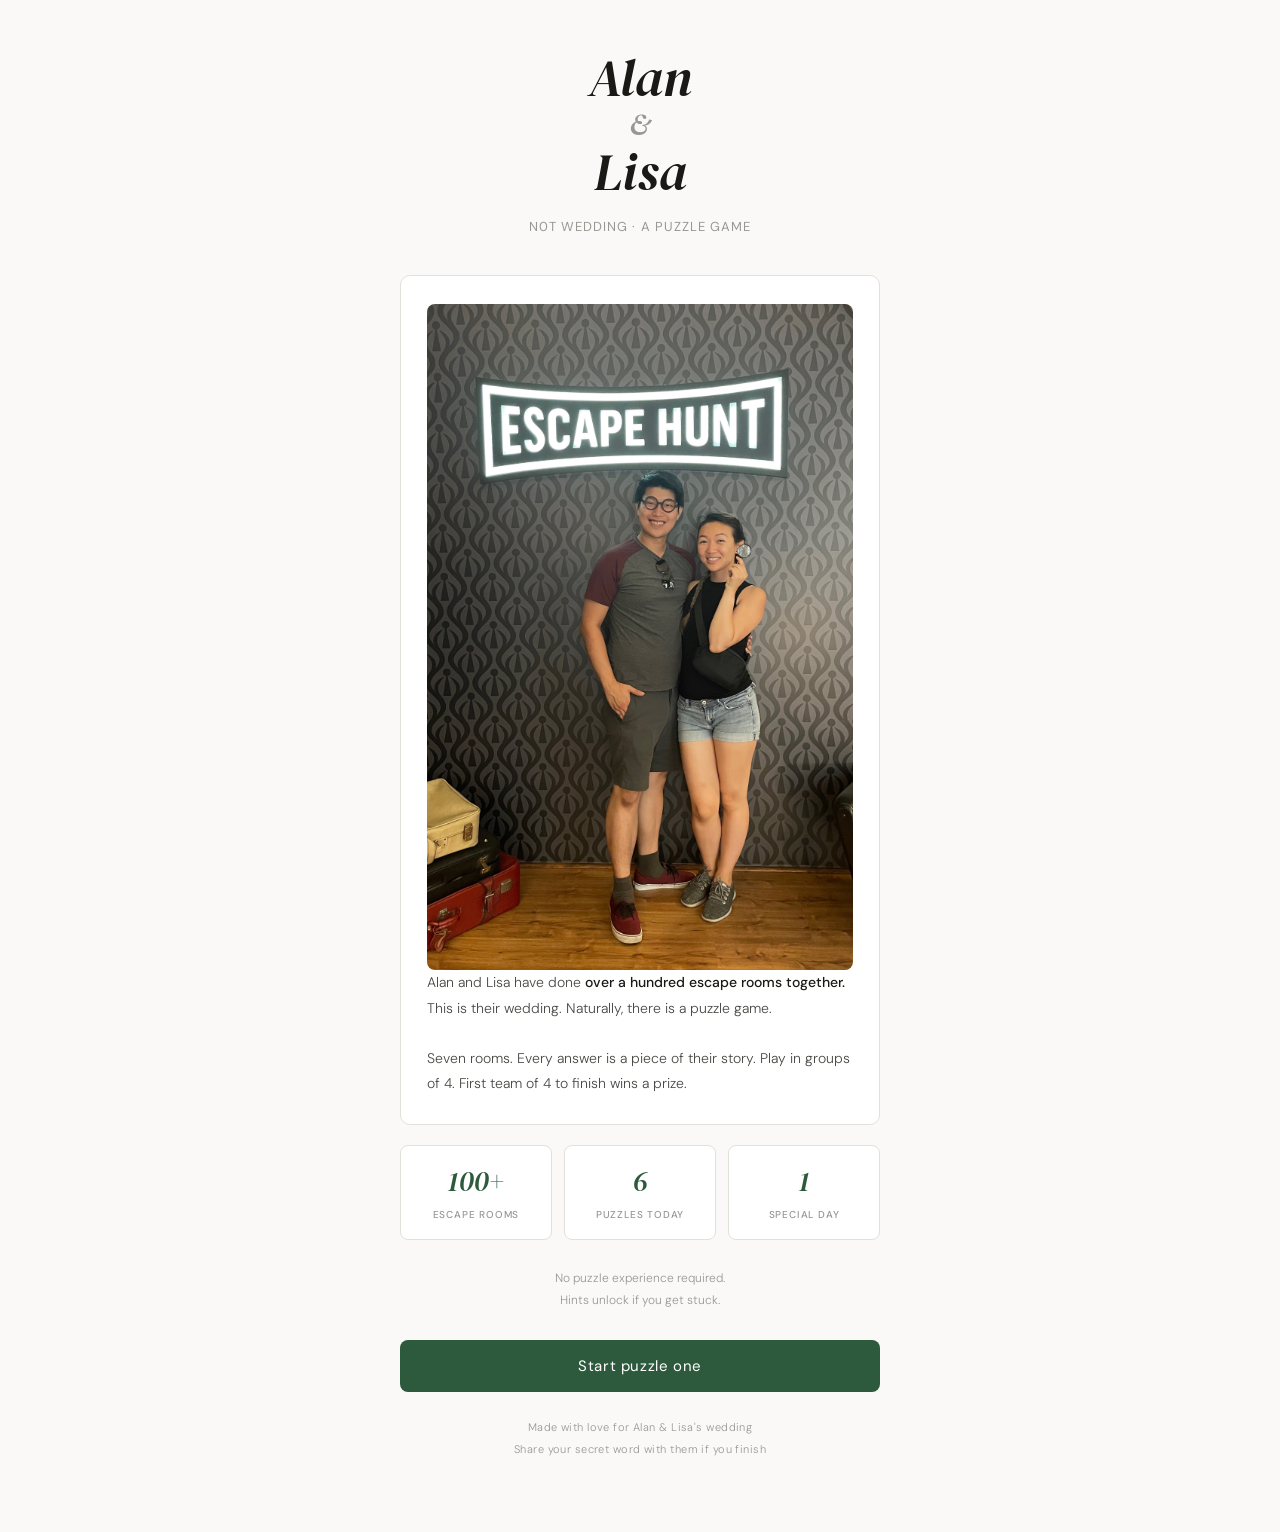
<file: index.html>
<!DOCTYPE html>
<html lang="en">
<head>
<meta charset="UTF-8">
<meta name="viewport" content="width=device-width, initial-scale=1.0, maximum-scale=1.0">
<title>One Hundred and One — Alan & Lisa</title>
<link href="https://fonts.googleapis.com/css2?family=DM+Serif+Display:ital@0;1&family=DM+Sans:ital,opsz,wght@0,9..40,300;0,9..40,400;0,9..40,500;1,9..40,300&display=swap" rel="stylesheet">
<style>
:root {
  --bg:#faf9f7; --bg2:#f3f1ee; --surface:#ffffff;
  --ink:#1a1916; --ink2:#4a4844; --ink3:#9a9793;
  --rule:#e2e0db; --rule2:#ccc9c3;
  --accent:#2d5a3d; --accent2:#1e3d2a; --accent3:#e8f0ea; --accent4:#c8dace;
  --serif:'DM Serif Display',serif; --sans:'DM Sans',sans-serif;
}
*{margin:0;padding:0;box-sizing:border-box;}
body {
  background:var(--bg); color:var(--ink);
  font-family:var(--sans); font-weight:300;
  min-height:100vh;
  display:flex; flex-direction:column; align-items:center;
  padding:0 24px 72px;
  -webkit-font-smoothing:antialiased;
}

header {
  width:100%; max-width:480px;
  padding:48px 0 0;
  text-align:center;
}

.couple {
  font-family:var(--serif);
  font-size:clamp(36px,10vw,52px);
  color:var(--ink); font-style:italic;
  line-height:1.15; margin-bottom:6px;
}
.amp {
  font-family:var(--serif);
  font-size:clamp(22px,6vw,30px);
  color:var(--ink3); font-style:italic;
  display:block;
}
.tagline {
  font-family:var(--sans); font-size:13px; font-weight:400;
  color:var(--ink3); letter-spacing:0.08em;
  margin-top:16px; margin-bottom:40px;
}

.card {
  width:100%; max-width:480px;
  background:var(--surface); border:1px solid var(--rule);
  border-radius:10px; padding:28px 26px;
  margin-bottom:20px;
}
.card-intro {
  font-family:var(--sans); font-size:14px; font-weight:300;
  color:var(--ink2); line-height:1.8;
}
.card-intro strong {
  font-weight:500; color:var(--ink);
}

.stat-row {
  display:flex; gap:12px; width:100%; max-width:480px;
  margin-bottom:28px;
}
.stat {
  flex:1; background:var(--surface);
  border:1px solid var(--rule); border-radius:8px;
  padding:16px 14px; text-align:center;
}
.stat-num {
  font-family:var(--serif); font-size:28px;
  color:var(--accent); font-style:italic;
  display:block; margin-bottom:2px;
}
.stat-label {
  font-family:var(--sans); font-size:10px;
  font-weight:500; color:var(--ink3);
  letter-spacing:0.08em; text-transform:uppercase;
}

.note {
  font-family:var(--sans); font-size:12px; font-weight:300;
  color:var(--ink3); text-align:center; line-height:1.8;
  max-width:320px; margin:0 auto 28px;
}

.btn {
  display:block; width:100%; max-width:480px;
  background:var(--accent); color:#fff;
  font-family:var(--sans); font-size:15px; font-weight:400;
  letter-spacing:0.04em; padding:16px;
  border:none; border-radius:8px; cursor:pointer;
  text-align:center; text-decoration:none;
  -webkit-tap-highlight-color:transparent;
  transition:background 0.15s;
}
.btn:active { background:var(--accent2); }

.fine {
  font-family:var(--sans); font-size:11px; font-weight:300;
  color:var(--ink3); text-align:center;
  margin-top:24px; line-height:2;
  letter-spacing:0.04em;
}

/* iOS warning */
.ios-warn {
  position:fixed; bottom:0; left:0; right:0; z-index:1000;
  background:#fef9ec; border-top:1px solid #e8d99a;
  padding:14px 18px 20px;
  display:flex; gap:10px; align-items:flex-start;
  font-family:var(--sans); font-size:11px;
  color:#7a6010; line-height:1.7;
}
.puzzle-img {
  width: 100%;
  max-width: 100%;
  height: auto;
  border-radius: 8px;
  display: block;
}
</style>
</head>
<body>
<main>
<header>
  <div class="couple">Alan<span class="amp">&amp;</span>Lisa</div>
  <div class="tagline">N0T WEDDING · A PUZZLE GAME</div>
</header>

<div class="card" style="margin-bottom:20px;">
  <div><img class="puzzle-img" src="assets/alanlisa.jpeg" alt="Our happy couple"></div>
  <div class="card-intro">
    Alan and Lisa have done <strong>over a hundred escape rooms together.</strong>
    This is their wedding. Naturally, there is a puzzle game.<br><br>
    Seven rooms. Every answer is a piece of their story. Play in groups of 4. First team of 4 to finish wins a prize.
  </div>
</div>

<div class="stat-row">
  <div class="stat">
    <span class="stat-num">100+</span>
    <span class="stat-label">Escape rooms</span>
  </div>
  <div class="stat">
    <span class="stat-num">6</span>
    <span class="stat-label">Puzzles today</span>
  </div>
  <div class="stat">
    <span class="stat-num">1</span>
    <span class="stat-label">Special day</span>
  </div>
</div>

<div class="note">
  No puzzle experience required.<br>
  Hints unlock if you get stuck.
</div>

<a class="btn" href="puzzles/level1.html">Start puzzle one</a>

<div class="fine">
  Made with love for Alan &amp; Lisa's wedding<br>
  Share your secret word with them if you finish
</div>

<script src="assets/shared.js"></script>
<script>
if (browser.isIOSNonSafari) {
  const b = document.createElement('div');
  b.className = 'ios-warn';
  b.innerHTML = `<span style="font-size:14px;flex-shrink:0;margin-top:1px;">⚠</span>
    <span>One puzzle requires viewing page source — which only works in <strong>Safari on iPhone</strong>. Tap share → <em>Open in Safari</em> before you begin.</span>
    <button onclick="this.parentElement.remove()" style="background:none;border:none;color:#7a6010;font-size:15px;cursor:pointer;flex-shrink:0;padding:0 2px;opacity:0.5;">✕</button>`;
  document.body.appendChild(b);
}
</script>
</main>
</body>
</html>
</file>
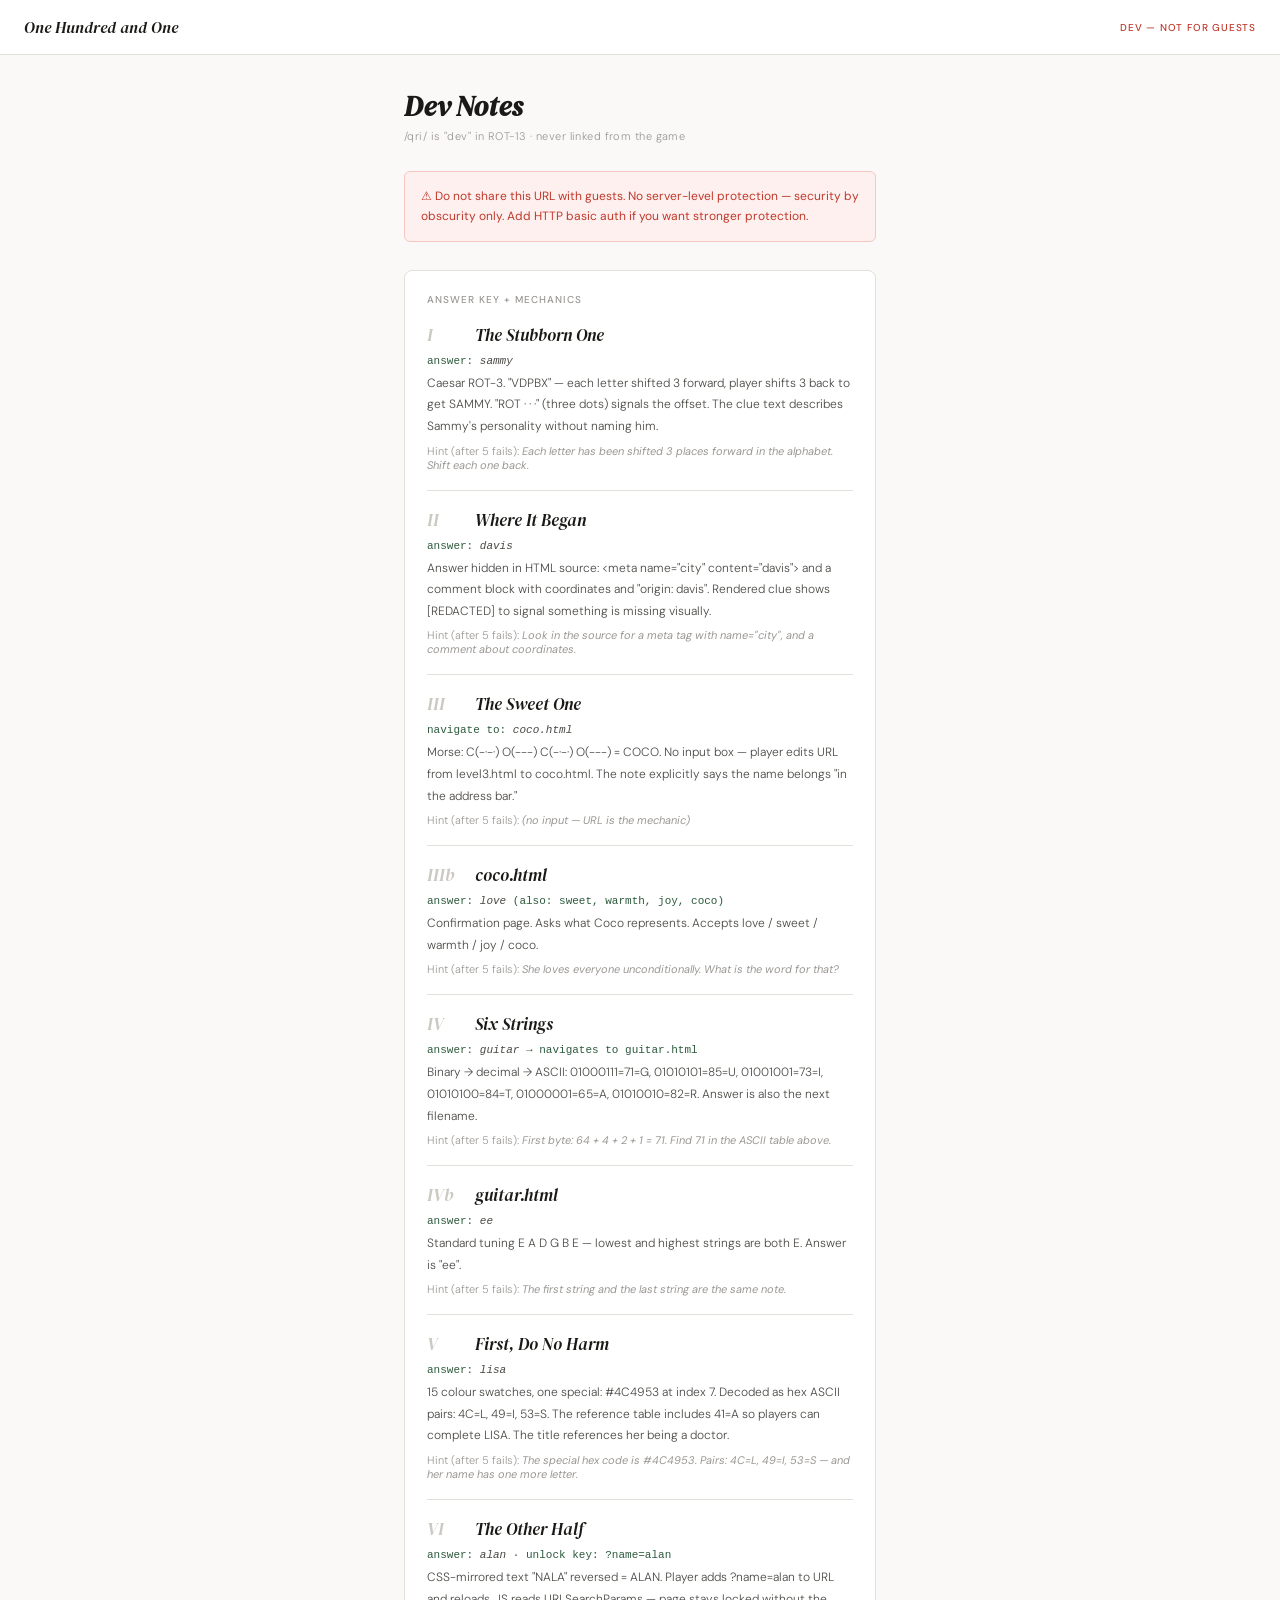
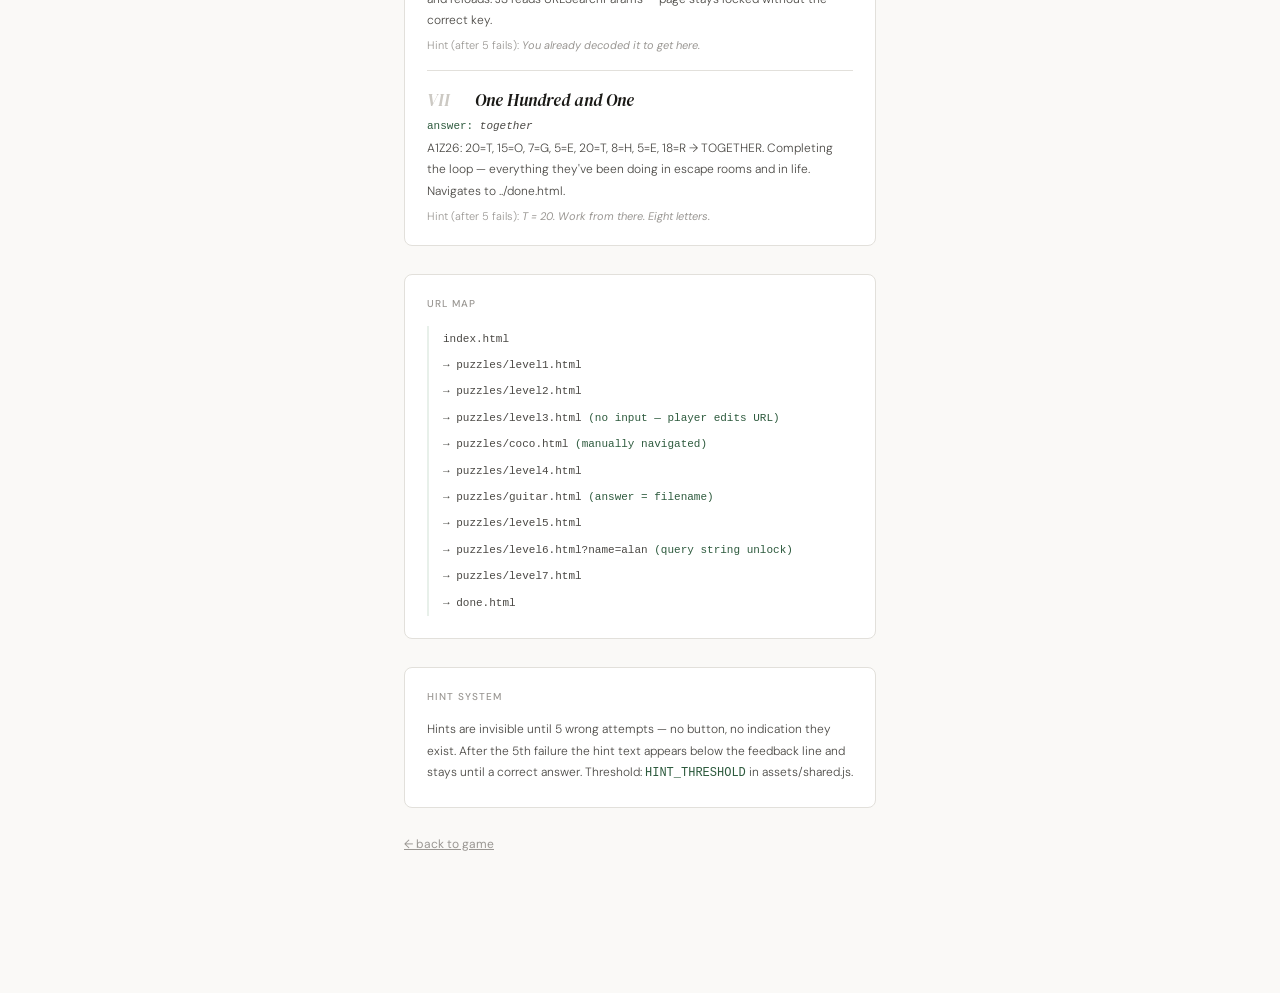
<file: qri/index.html>
<!DOCTYPE html>
<html lang="en">
<head>
<meta charset="UTF-8">
<meta name="viewport" content="width=device-width, initial-scale=1.0, maximum-scale=1.0">
<!-- /qri/ = "dev" in ROT-13 -->
<title>Dev Notes — One Hundred and One</title>
<link href="https://fonts.googleapis.com/css2?family=DM+Serif+Display:ital@0;1&family=DM+Sans:ital,opsz,wght@0,9..40,300;0,9..40,400;0,9..40,500;1,9..40,300&display=swap" rel="stylesheet">
<style>
:root{
  --bg:#faf9f7;--bg2:#f3f1ee;--surface:#fff;
  --ink:#1a1916;--ink2:#4a4844;--ink3:#9a9793;
  --rule:#e2e0db;--rule2:#ccc9c3;
  --accent:#2d5a3d;--accent2:#1e3d2a;--accent3:#e8f0ea;
  --err:#c0392b;
  --serif:'DM Serif Display',serif;--sans:'DM Sans',sans-serif;
}
*{margin:0;padding:0;box-sizing:border-box;}
body{background:var(--bg);color:var(--ink);font-family:var(--sans);font-weight:300;padding:0 0 80px;-webkit-font-smoothing:antialiased;}
.topbar{display:flex;justify-content:space-between;align-items:center;padding:16px 24px;border-bottom:1px solid var(--rule);background:var(--surface);}
.logo{font-family:var(--serif);font-size:16px;color:var(--ink);font-style:italic;}
.tag{font-family:var(--sans);font-size:10px;font-weight:500;color:var(--err);letter-spacing:0.08em;text-transform:uppercase;}
main{padding:32px 24px;display:flex;flex-direction:column;gap:28px;max-width:520px;margin:0 auto;}
h1{font-family:var(--serif);font-size:28px;color:var(--ink);font-style:italic;}
.warn{font-family:var(--sans);font-size:12px;font-weight:400;color:var(--err);background:#fdf0ef;border:1px solid #f5c6c3;border-radius:6px;padding:14px 16px;line-height:1.7;}
.card{background:var(--surface);border:1px solid var(--rule);border-radius:8px;padding:22px;display:flex;flex-direction:column;gap:16px;}
.card-label{font-family:var(--sans);font-size:10px;font-weight:500;color:var(--ink3);letter-spacing:0.1em;text-transform:uppercase;}
.m{display:flex;flex-direction:column;gap:6px;padding-bottom:18px;border-bottom:1px solid var(--rule);}
.m:last-child{border-bottom:none;padding-bottom:0;}
.m-row{display:flex;gap:12px;align-items:baseline;}
.m-num{font-family:var(--serif);font-size:18px;color:var(--rule2);font-style:italic;flex-shrink:0;width:36px;}
.m-title{font-family:var(--serif);font-size:17px;color:var(--ink);font-style:italic;}
.m-ans{font-family:'Courier Prime',monospace;font-size:11px;color:var(--accent);margin-top:2px;}
.m-ans em{color:var(--ink2);}
.m-body{font-family:var(--sans);font-size:12px;font-weight:300;color:var(--ink2);line-height:1.8;}
.m-hint{font-family:var(--sans);font-size:11px;font-weight:400;color:var(--ink3);font-style:italic;}
.m-hint::before{content:'Hint (after 5 fails): ';font-style:normal;color:var(--ink3);font-weight:300;}
.url-log{font-family:'Courier Prime',monospace;font-size:11px;color:var(--ink2);line-height:2.4;border-left:2px solid var(--accent3);padding-left:14px;}
.url-log span{color:var(--accent);}
</style>
</head>
<body>
<div class="topbar">
  <span class="logo">One Hundred and One</span>
  <span class="tag">Dev — not for guests</span>
</div>
<main>
  <div>
    <h1>Dev Notes</h1>
    <div style="font-family:var(--sans);font-size:11px;color:var(--ink3);margin-top:4px;letter-spacing:0.04em;">/qri/ is "dev" in ROT-13 · never linked from the game</div>
  </div>

  <div class="warn">⚠ Do not share this URL with guests. No server-level protection — security by obscurity only. Add HTTP basic auth if you want stronger protection.</div>

  <div class="card">
    <div class="card-label">Answer key + mechanics</div>

    <div class="m">
      <div class="m-row"><span class="m-num">I</span><span class="m-title">The Stubborn One</span></div>
      <div class="m-ans">answer: <em>sammy</em></div>
      <div class="m-body">Caesar ROT-3. "VDPBX" — each letter shifted 3 forward, player shifts 3 back to get SAMMY. "ROT · · ·" (three dots) signals the offset. The clue text describes Sammy's personality without naming him.</div>
      <div class="m-hint">Each letter has been shifted 3 places forward in the alphabet. Shift each one back.</div>
    </div>

    <div class="m">
      <div class="m-row"><span class="m-num">II</span><span class="m-title">Where It Began</span></div>
      <div class="m-ans">answer: <em>davis</em></div>
      <div class="m-body">Answer hidden in HTML source: &lt;meta name="city" content="davis"&gt; and a comment block with coordinates and "origin: davis". Rendered clue shows [REDACTED] to signal something is missing visually.</div>
      <div class="m-hint">Look in the source for a meta tag with name="city", and a comment about coordinates.</div>
    </div>

    <div class="m">
      <div class="m-row"><span class="m-num">III</span><span class="m-title">The Sweet One</span></div>
      <div class="m-ans">navigate to: <em>coco.html</em></div>
      <div class="m-body">Morse: C(−·−·) O(−−−) C(−·−·) O(−−−) = COCO. No input box — player edits URL from level3.html to coco.html. The note explicitly says the name belongs "in the address bar."</div>
      <div class="m-hint">(no input — URL is the mechanic)</div>
    </div>

    <div class="m">
      <div class="m-row"><span class="m-num">IIIb</span><span class="m-title">coco.html</span></div>
      <div class="m-ans">answer: <em>love</em> (also: sweet, warmth, joy, coco)</div>
      <div class="m-body">Confirmation page. Asks what Coco represents. Accepts love / sweet / warmth / joy / coco.</div>
      <div class="m-hint">She loves everyone unconditionally. What is the word for that?</div>
    </div>

    <div class="m">
      <div class="m-row"><span class="m-num">IV</span><span class="m-title">Six Strings</span></div>
      <div class="m-ans">answer: <em>guitar</em> → navigates to guitar.html</div>
      <div class="m-body">Binary → decimal → ASCII: 01000111=71=G, 01010101=85=U, 01001001=73=I, 01010100=84=T, 01000001=65=A, 01010010=82=R. Answer is also the next filename.</div>
      <div class="m-hint">First byte: 64 + 4 + 2 + 1 = 71. Find 71 in the ASCII table above.</div>
    </div>

    <div class="m">
      <div class="m-row"><span class="m-num">IVb</span><span class="m-title">guitar.html</span></div>
      <div class="m-ans">answer: <em>ee</em></div>
      <div class="m-body">Standard tuning E A D G B E — lowest and highest strings are both E. Answer is "ee".</div>
      <div class="m-hint">The first string and the last string are the same note.</div>
    </div>

    <div class="m">
      <div class="m-row"><span class="m-num">V</span><span class="m-title">First, Do No Harm</span></div>
      <div class="m-ans">answer: <em>lisa</em></div>
      <div class="m-body">15 colour swatches, one special: #4C4953 at index 7. Decoded as hex ASCII pairs: 4C=L, 49=I, 53=S. The reference table includes 41=A so players can complete LISA. The title references her being a doctor.</div>
      <div class="m-hint">The special hex code is #4C4953. Pairs: 4C=L, 49=I, 53=S — and her name has one more letter.</div>
    </div>

    <div class="m">
      <div class="m-row"><span class="m-num">VI</span><span class="m-title">The Other Half</span></div>
      <div class="m-ans">answer: <em>alan</em> · unlock key: ?name=alan</div>
      <div class="m-body">CSS-mirrored text "NALA" reversed = ALAN. Player adds ?name=alan to URL and reloads. JS reads URLSearchParams — page stays locked without the correct key.</div>
      <div class="m-hint">You already decoded it to get here.</div>
    </div>

    <div class="m">
      <div class="m-row"><span class="m-num">VII</span><span class="m-title">One Hundred and One</span></div>
      <div class="m-ans">answer: <em>together</em></div>
      <div class="m-body">A1Z26: 20=T, 15=O, 7=G, 5=E, 20=T, 8=H, 5=E, 18=R → TOGETHER. Completing the loop — everything they've been doing in escape rooms and in life. Navigates to ../done.html.</div>
      <div class="m-hint">T = 20. Work from there. Eight letters.</div>
    </div>
  </div>

  <div class="card">
    <div class="card-label">URL map</div>
    <div class="url-log">
      <div>index.html</div>
      <div>→ puzzles/level1.html</div>
      <div>→ puzzles/level2.html</div>
      <div>→ puzzles/level3.html <span>(no input — player edits URL)</span></div>
      <div>→ puzzles/coco.html <span>(manually navigated)</span></div>
      <div>→ puzzles/level4.html</div>
      <div>→ puzzles/guitar.html <span>(answer = filename)</span></div>
      <div>→ puzzles/level5.html</div>
      <div>→ puzzles/level6.html?name=alan <span>(query string unlock)</span></div>
      <div>→ puzzles/level7.html</div>
      <div>→ done.html</div>
    </div>
  </div>

  <div class="card">
    <div class="card-label">Hint system</div>
    <div style="font-family:var(--sans);font-size:12px;font-weight:300;color:var(--ink2);line-height:1.8;">
      Hints are invisible until 5 wrong attempts — no button, no indication they exist. After the 5th failure the hint text appears below the feedback line and stays until a correct answer. Threshold: <code style="font-family:'Courier Prime',monospace;color:var(--accent);">HINT_THRESHOLD</code> in assets/shared.js.
    </div>
  </div>

  <a href="../index.html" style="font-family:var(--sans);font-size:12px;font-weight:400;color:var(--ink3);">← back to game</a>
</main>
</body>
</html>
</file>
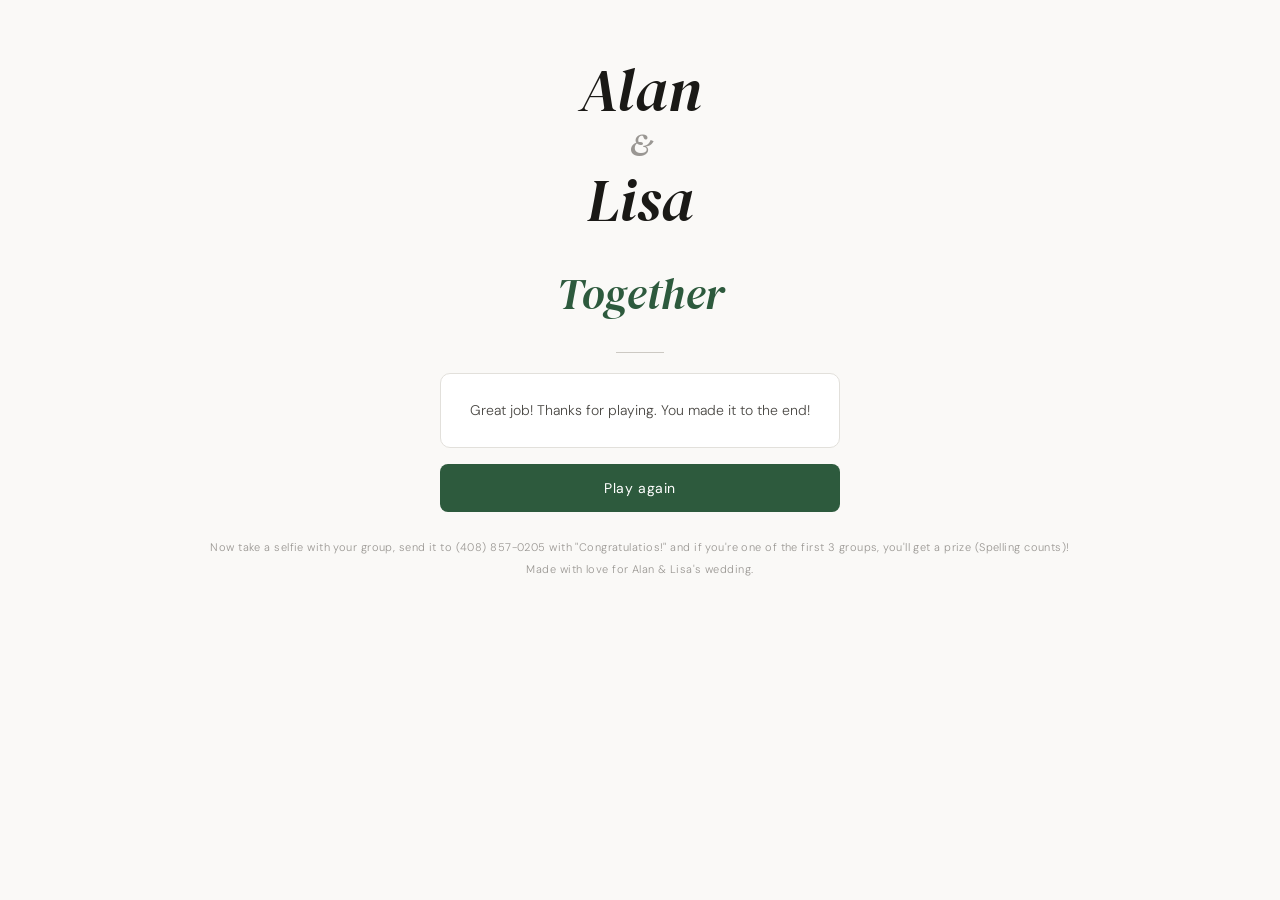
<file: done.html>
<!DOCTYPE html>
<html lang="en">
<head>
<meta charset="UTF-8">
<meta name="viewport" content="width=device-width, initial-scale=1.0, maximum-scale=1.0">
<title>Together — Alan & Lisa</title>
<link href="https://fonts.googleapis.com/css2?family=DM+Serif+Display:ital@0;1&family=DM+Sans:ital,opsz,wght@0,9..40,300;0,9..40,400;0,9..40,500;1,9..40,300&display=swap" rel="stylesheet">
<style>
:root {
  --bg:#faf9f7; --bg2:#f3f1ee; --surface:#fff;
  --ink:#1a1916; --ink2:#4a4844; --ink3:#9a9793;
  --rule:#e2e0db; --rule2:#ccc9c3;
  --accent:#2d5a3d; --accent2:#1e3d2a; --accent3:#e8f0ea; --accent4:#c8dace;
  --serif:'DM Serif Display',serif; --sans:'DM Sans',sans-serif;
}
*{margin:0;padding:0;box-sizing:border-box;}
body {
  background:var(--bg); color:var(--ink);
  font-family:var(--sans); font-weight:300;
  min-height:100vh;
  display:flex; flex-direction:column; align-items:center;
  padding:56px 24px 80px;
  -webkit-font-smoothing:antialiased;
  text-align:center;
}

.names {
  font-family:var(--serif); font-size:clamp(40px,11vw,60px);
  color:var(--ink); font-style:italic; line-height:1.15;
  margin-bottom:4px;
  animation: up 0.8s ease both;
}
.amp {
  font-family:var(--serif); font-size:clamp(22px,6vw,32px);
  color:var(--ink3); font-style:italic;
  display:block; margin:2px 0;
}
.word {
  font-family:var(--serif); font-size:clamp(28px,8vw,44px);
  color:var(--accent); font-style:italic;
  margin:24px 0 8px;
  animation: up 1s ease 0.2s both;
}
.rule-line { width:48px; height:1px; background:var(--rule2); margin:20px auto; }

.card {
  background:var(--surface); border:1px solid var(--rule);
  border-radius:10px; padding:24px 22px;
  width:100%; max-width:400px; margin-bottom:16px;
  animation: up 1.1s ease 0.3s both;
}
.card-text {
  font-family:var(--sans); font-size:14px; font-weight:300;
  color:var(--ink2); line-height:1.8;
}

.log {
  width:100%; max-width:400px;
  background:var(--bg2); border:1px solid var(--rule);
  border-radius:8px; padding:20px 22px;
  text-align:left; margin-bottom:24px;
  animation: up 1.2s ease 0.4s both;
}
.log-row {
  display:flex; justify-content:space-between;
  font-family:var(--sans); font-size:12px;
  color:var(--ink3); line-height:2.4;
  border-bottom:1px solid var(--rule);
  padding:0 2px;
}
.log-row:last-child { border-bottom:none; }
.log-row span { color:var(--accent); font-weight:400; }

.btn {
  display:block; width:100%; max-width:400px;
  background:var(--accent); color:#fff;
  font-family:var(--sans); font-size:14px; font-weight:400;
  letter-spacing:0.04em; padding:15px;
  border:none; border-radius:8px; cursor:pointer;
  text-decoration:none; text-align:center;
  -webkit-tap-highlight-color:transparent;
  animation: up 1.3s ease 0.5s both;
}
.btn:active { background:var(--accent2); }

.fine {
  font-family:var(--sans); font-size:11px; font-weight:300;
  color:var(--ink3); margin-top:24px; line-height:2;
  letter-spacing:0.04em;
  animation: up 1.4s ease 0.6s both;
}

@keyframes up { from{opacity:0;transform:translateY(10px)} to{opacity:1;transform:none} }
</style>
</head>
<body>

<div class="names">Alan<span class="amp">&amp;</span>Lisa</div>
<div class="word">Together</div>
<div class="rule-line"></div>

<div class="card">
  <div class="card-text">
    Great job! Thanks for playing. You made it to the end!
  </div>
</div>



<a class="btn" href="index.html">Play again</a>

<div class="fine">
  Now take a selfie with your group, send it to (408) 857-0205 with "Congratulatios!" and if you're one of the first 3 groups, you'll get a prize (Spelling counts)!<br>
  Made with love for Alan &amp; Lisa's wedding.
</div>

</body>
</html>
</file>
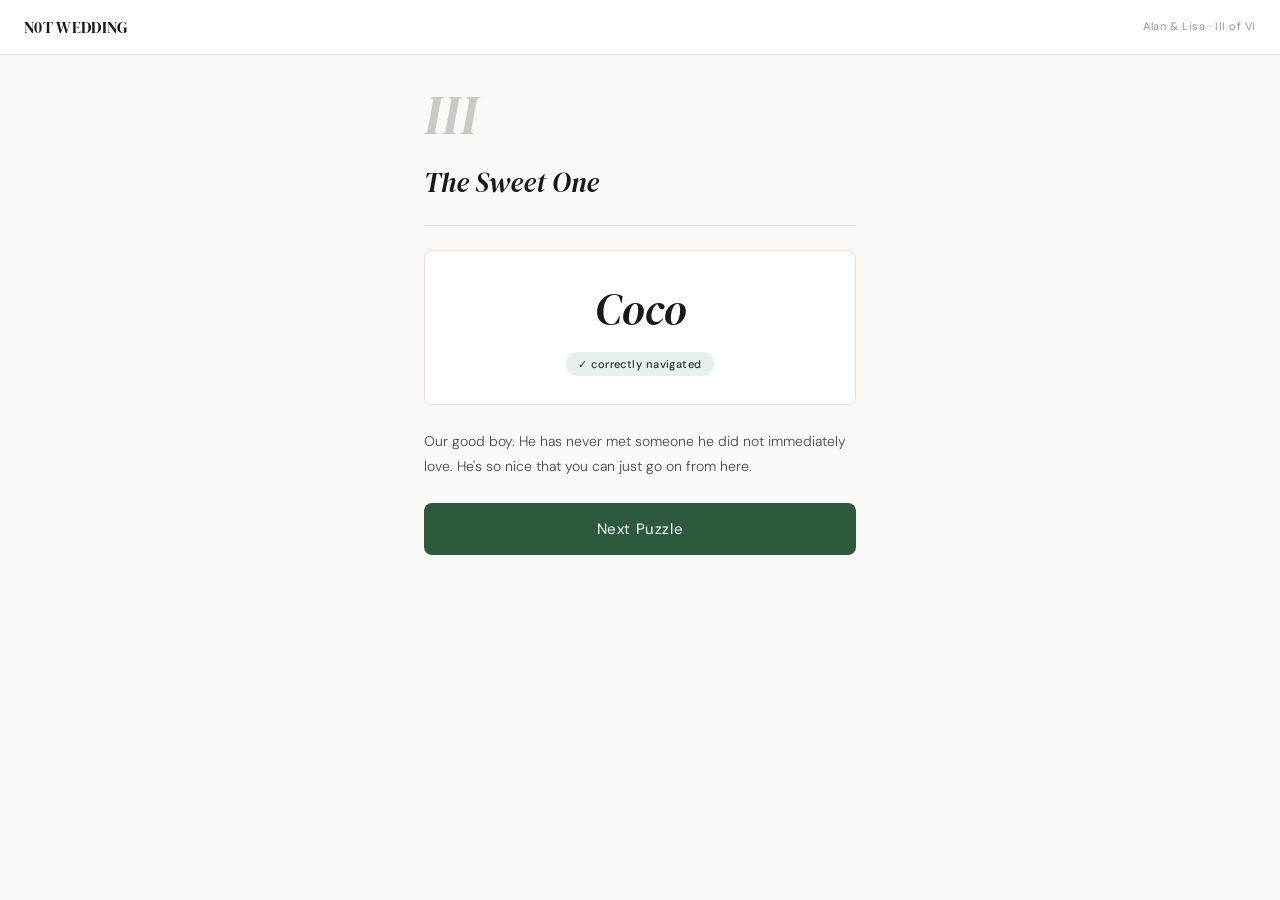
<file: puzzles/coco.html>
<!DOCTYPE html>
<html lang="en">
<head>
<meta charset="UTF-8">
<meta name="viewport" content="width=device-width, initial-scale=1.0, maximum-scale=1.0">
<title>coco</title>
<link href="https://fonts.googleapis.com/css2?family=DM+Serif+Display:ital@0;1&family=DM+Sans:ital,opsz,wght@0,9..40,300;0,9..40,400;0,9..40,500;1,9..40,300&display=swap" rel="stylesheet">
<link rel="stylesheet" href="../assets/shared.css">
<style>.btn {
  display:block; width:100%; max-width:480px;
  background:var(--accent); color:#fff;
  font-family:var(--sans); font-size:15px; font-weight:400;
  letter-spacing:0.04em; padding:16px;
  border:none; border-radius:8px; cursor:pointer;
  text-align:center; text-decoration:none;
  -webkit-tap-highlight-color:transparent;
  transition:background 0.15s;
}
.btn:active { background:var(--accent2); }</style>
</head>
<body>
<div class="topbar">
  <span class="logo">N0T WEDDING</span>
  <div class="meta">Alan &amp; Lisa · III of VI</div>
</div>
<main>
  <div class="lvl-num">III</div>
  <div class="lvl-title">The Sweet One</div>
  <div class="rule"></div>

  <div class="clue" style="flex-direction:column;gap:12px;">
    <div style="font-family:var(--serif);font-size:44px;color:var(--ink);font-style:italic;text-align:center;animation:fadein 0.8s ease;">Coco</div>
    <span class="chip-ok">✓ correctly navigated</span>
  </div>

  <div class="prose">
    Our good boy. He has never met someone he did not immediately love. He's so nice that you can just go on from here.
  </div>
<!--
  <div class="input-row">
    <input class="puz-input" type="text" placeholder="one word..." autocomplete="off" autocorrect="off" spellcheck="false" autocapitalize="none">
    <button class="submit">→</button>
  </div>
  <div class="fb"></div>
  <div class="attempts">attempts: 0</div>
</main>
<script src="../assets/shared.js"></script>
<script>
setupPuzzle({
  answer: ['love', 'sweet', 'warmth', 'coco', 'joy'],
  hint: 'She loves everyone unconditionally. What is the word for that?',
  onSuccess: () => { window.location.href = 'level4.html'; }
});
</script>-->
<a class="btn" href="level4.html">Next Puzzle</a>
</body>
</html>
</file>
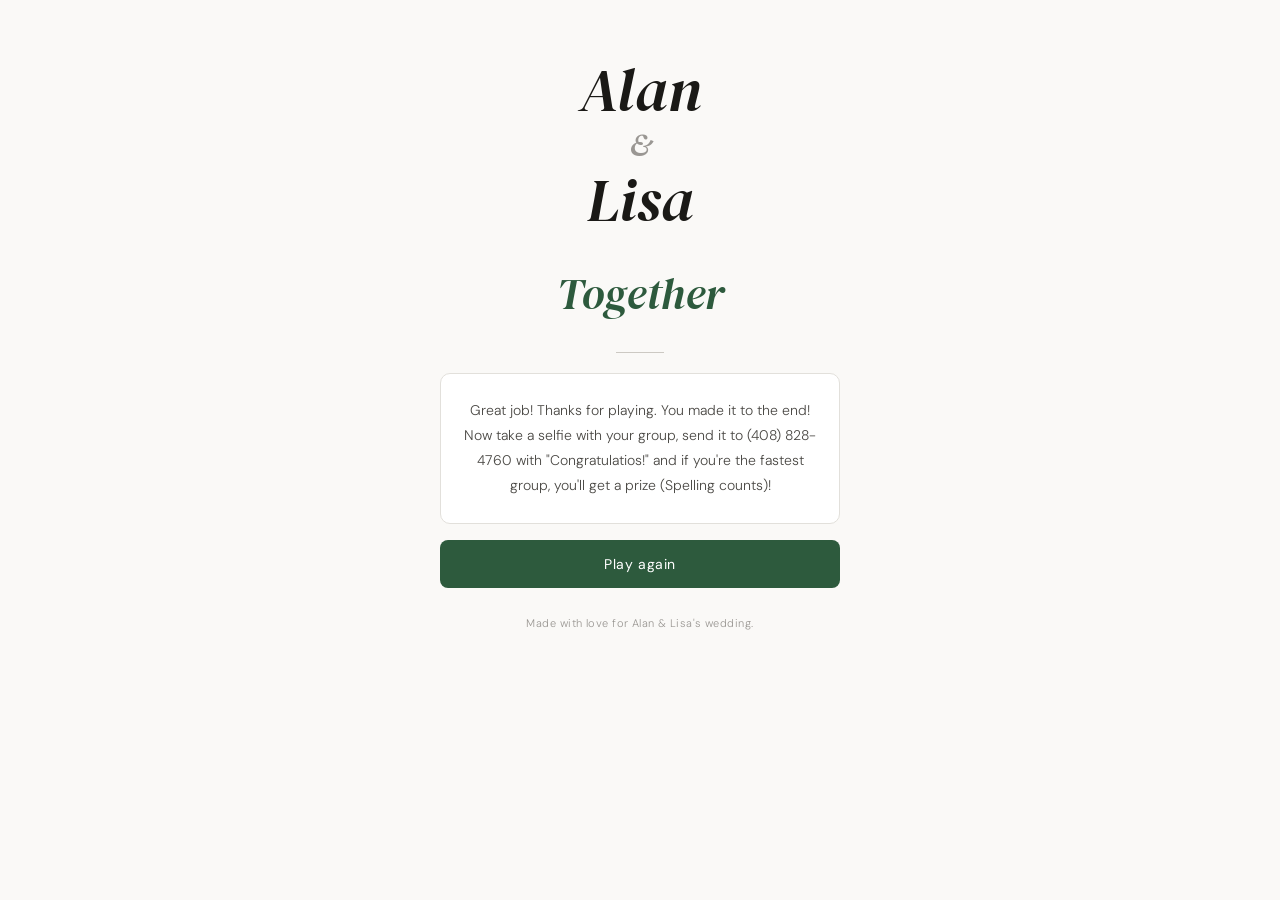
<file: puzzles/done.html>
<!DOCTYPE html>
<html lang="en">
<head>
<meta charset="UTF-8">
<meta name="viewport" content="width=device-width, initial-scale=1.0, maximum-scale=1.0">
<title>Together — Alan & Lisa</title>
<link href="https://fonts.googleapis.com/css2?family=DM+Serif+Display:ital@0;1&family=DM+Sans:ital,opsz,wght@0,9..40,300;0,9..40,400;0,9..40,500;1,9..40,300&display=swap" rel="stylesheet">
<style>
:root {
  --bg:#faf9f7; --bg2:#f3f1ee; --surface:#fff;
  --ink:#1a1916; --ink2:#4a4844; --ink3:#9a9793;
  --rule:#e2e0db; --rule2:#ccc9c3;
  --accent:#2d5a3d; --accent2:#1e3d2a; --accent3:#e8f0ea; --accent4:#c8dace;
  --serif:'DM Serif Display',serif; --sans:'DM Sans',sans-serif;
}
*{margin:0;padding:0;box-sizing:border-box;}
body {
  background:var(--bg); color:var(--ink);
  font-family:var(--sans); font-weight:300;
  min-height:100vh;
  display:flex; flex-direction:column; align-items:center;
  padding:56px 24px 80px;
  -webkit-font-smoothing:antialiased;
  text-align:center;
}

.names {
  font-family:var(--serif); font-size:clamp(40px,11vw,60px);
  color:var(--ink); font-style:italic; line-height:1.15;
  margin-bottom:4px;
  animation: up 0.8s ease both;
}
.amp {
  font-family:var(--serif); font-size:clamp(22px,6vw,32px);
  color:var(--ink3); font-style:italic;
  display:block; margin:2px 0;
}
.word {
  font-family:var(--serif); font-size:clamp(28px,8vw,44px);
  color:var(--accent); font-style:italic;
  margin:24px 0 8px;
  animation: up 1s ease 0.2s both;
}
.rule-line { width:48px; height:1px; background:var(--rule2); margin:20px auto; }

.card {
  background:var(--surface); border:1px solid var(--rule);
  border-radius:10px; padding:24px 22px;
  width:100%; max-width:400px; margin-bottom:16px;
  animation: up 1.1s ease 0.3s both;
}
.card-text {
  font-family:var(--sans); font-size:14px; font-weight:300;
  color:var(--ink2); line-height:1.8;
}

.log {
  width:100%; max-width:400px;
  background:var(--bg2); border:1px solid var(--rule);
  border-radius:8px; padding:20px 22px;
  text-align:left; margin-bottom:24px;
  animation: up 1.2s ease 0.4s both;
}
.log-row {
  display:flex; justify-content:space-between;
  font-family:var(--sans); font-size:12px;
  color:var(--ink3); line-height:2.4;
  border-bottom:1px solid var(--rule);
  padding:0 2px;
}
.log-row:last-child { border-bottom:none; }
.log-row span { color:var(--accent); font-weight:400; }

.btn {
  display:block; width:100%; max-width:400px;
  background:var(--accent); color:#fff;
  font-family:var(--sans); font-size:14px; font-weight:400;
  letter-spacing:0.04em; padding:15px;
  border:none; border-radius:8px; cursor:pointer;
  text-decoration:none; text-align:center;
  -webkit-tap-highlight-color:transparent;
  animation: up 1.3s ease 0.5s both;
}
.btn:active { background:var(--accent2); }

.fine {
  font-family:var(--sans); font-size:11px; font-weight:300;
  color:var(--ink3); margin-top:24px; line-height:2;
  letter-spacing:0.04em;
  animation: up 1.4s ease 0.6s both;
}

@keyframes up { from{opacity:0;transform:translateY(10px)} to{opacity:1;transform:none} }
</style>
</head>
<body>

<div class="names">Alan<span class="amp">&amp;</span>Lisa</div>
<div class="word">Together</div>
<div class="rule-line"></div>

<div class="card">
  <div class="card-text">
    Great job! Thanks for playing. You made it to the end!<br>
    Now take a selfie with your group, send it to (408) 828-4760 with "Congratulatios!" and if you're the fastest group, you'll get a prize (Spelling counts)!
  </div>
</div>



<a class="btn" href="https://preoccupied-alan.github.io/weddinggame/">Play again</a>

<div class="fine">
  Made with love for Alan &amp; Lisa's wedding.
</div>

</body>
</html>
</file>
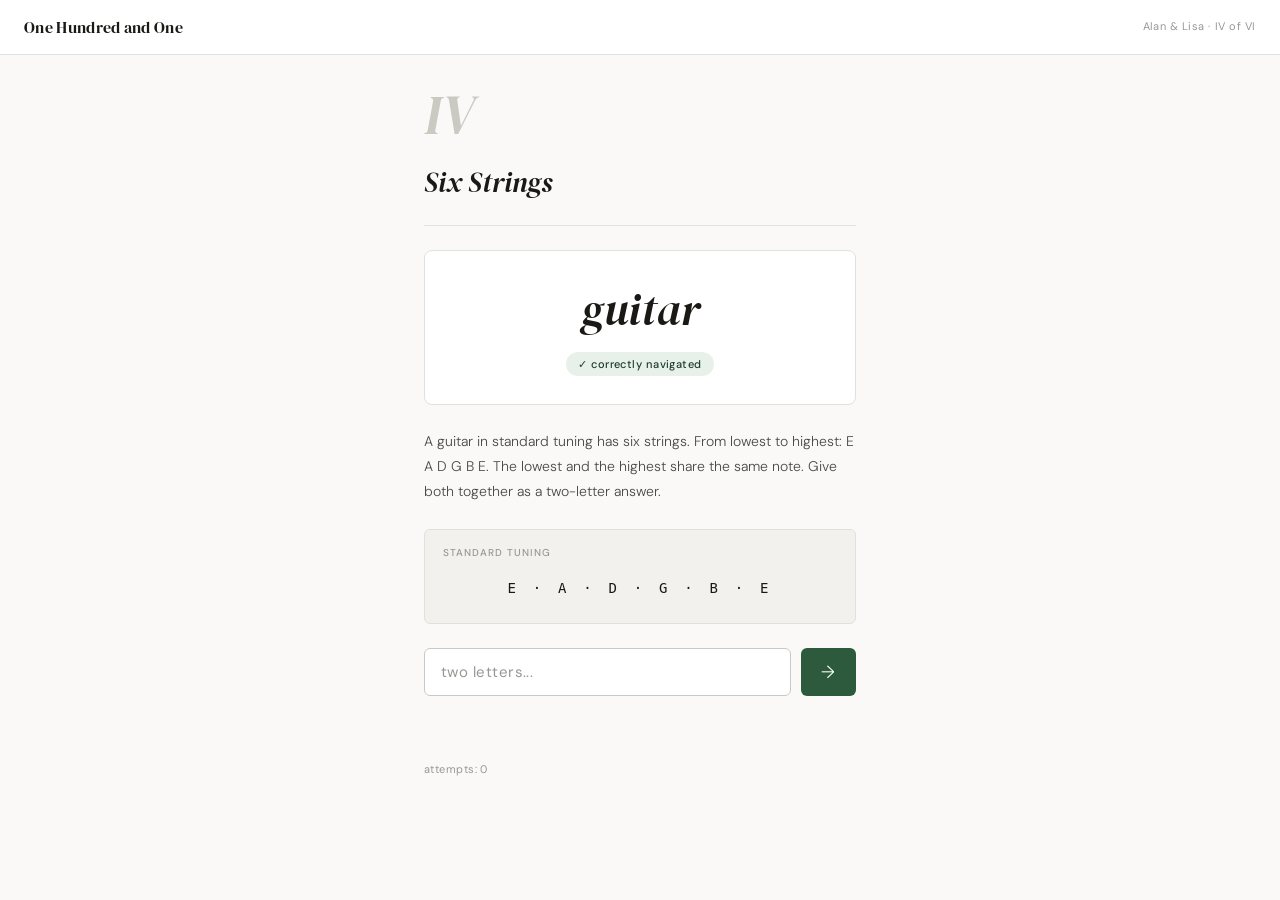
<file: puzzles/guitar.html>
<!DOCTYPE html>
<html lang="en">
<head>
<meta charset="UTF-8">
<meta name="viewport" content="width=device-width, initial-scale=1.0, maximum-scale=1.0">
<title>guitar</title>
<link href="https://fonts.googleapis.com/css2?family=DM+Serif+Display:ital@0;1&family=DM+Sans:ital,opsz,wght@0,9..40,300;0,9..40,400;0,9..40,500;1,9..40,300&display=swap" rel="stylesheet">
<link rel="stylesheet" href="../assets/shared.css">
</head>
<body>
<div class="topbar">
  <span class="logo">One Hundred and One</span>
  <div class="meta">Alan &amp; Lisa · IV of VI</div>
</div>
<main>
  <div class="lvl-num">IV</div>
  <div class="lvl-title">Six Strings</div>
  <div class="rule"></div>

  <div class="clue" style="flex-direction:column;gap:12px;">
    <div style="font-family:var(--serif);font-size:44px;color:var(--ink);font-style:italic;text-align:center;">guitar</div>
    <span class="chip-ok">✓ correctly navigated</span>
  </div>

  <div class="prose">
    A guitar in standard tuning has six strings. From lowest to highest: E A D G B E. The lowest and the highest share the same note. Give both together as a two-letter answer.
  </div>

  <div class="ref-box">
    <div class="ref-label">Standard tuning</div>
    <div style="font-family:'Courier Prime',monospace;font-size:14px;color:var(--ink);letter-spacing:0.3em;text-align:center;line-height:2.2;padding:4px 0;">
      E · A · D · G · B · E
    </div>
  </div>

  <div class="input-row">
    <input class="puz-input" type="text" placeholder="two letters..." autocomplete="off" autocorrect="off" spellcheck="false" autocapitalize="none" maxlength="2">
    <button class="submit">→</button>
  </div>
  <div class="fb"></div>
  <div class="attempts">attempts: 0</div>
</main>
<script src="../assets/shared.js"></script>
<script>
setupPuzzle({
  answer: 'ee',
  hint: 'The first string and the last string are the same note.',
  onSuccess: () => { window.location.href = 'level5.html'; }
});
</script>
</body>
</html>
</file>
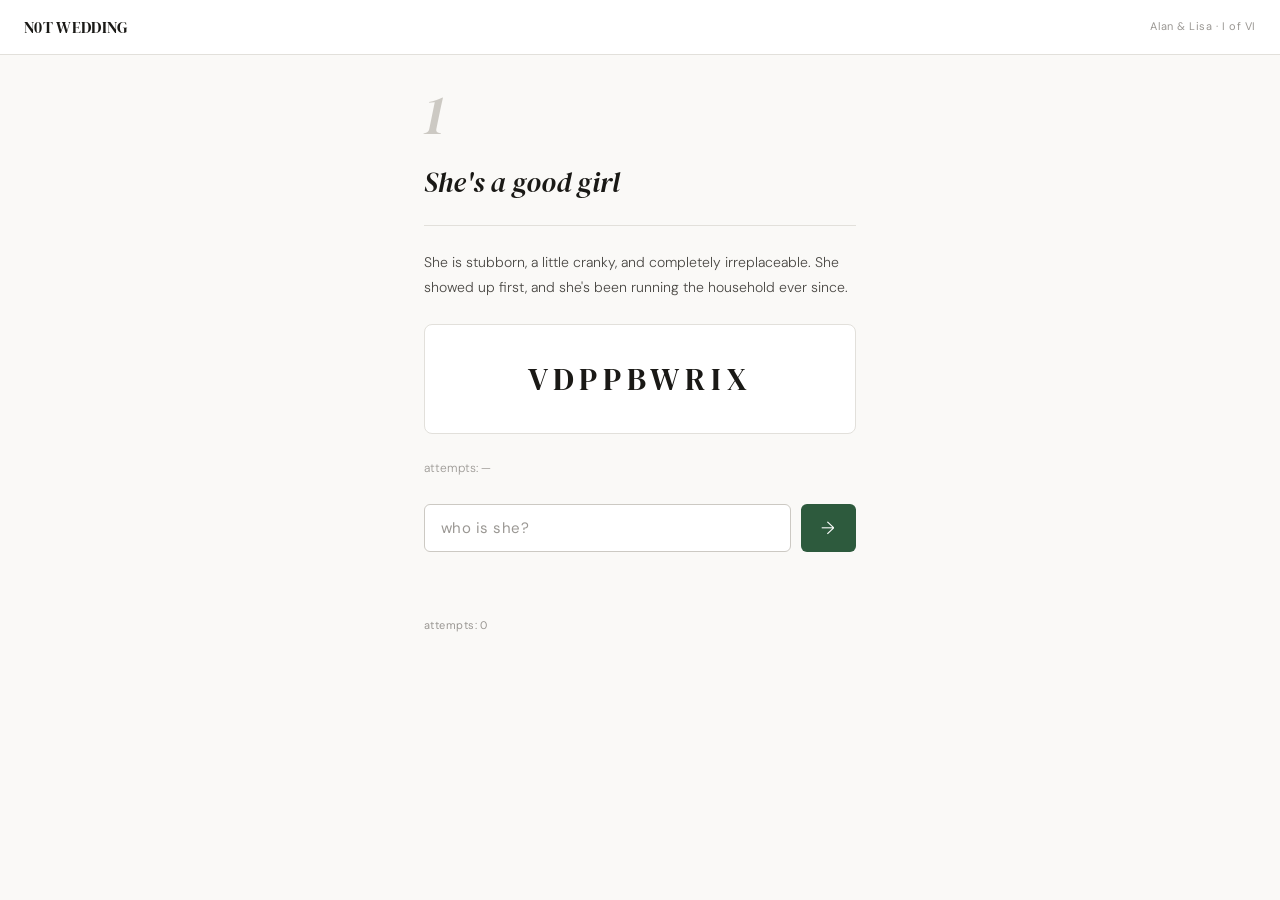
<file: puzzles/level1.html>
<!DOCTYPE html>
<html lang="en">
<head>
<meta charset="UTF-8">
<meta name="viewport" content="width=device-width, initial-scale=1.0, maximum-scale=1.0, user-scalable=no">
<title>I · N0T WEDDING</title>
<link rel="stylesheet" href="../assets/shared.css">
</head>
<body>

<div class="topbar">
  <span class="logo">N0T WEDDING</span>
  <div class="meta">Alan &amp; Lisa · I of VI</div>
</div>

<main>
  <div class="lvl-num">1</div>
  <div class="lvl-title">She's a good girl</div>
  <div class="rule"></div>

  <div class="prose">
    She is stubborn, a little cranky, and completely irreplaceable.
    She showed up first, and she's been running the household ever since.
  </div>

  <div class="clue">
    <div style="font-family: var(--serif); font-size: 32px; letter-spacing: 0.18em; color: var(--ink);">
      VDPPBWRIX
    </div>
  </div>

  <div class="prose" style="color: var(--ink3); font-size: 12px;">
    attempts: —
  </div>

  <div class="input-row">
    <input class="puz-input" type="text" placeholder="who is she?" autocomplete="off" autocorrect="off" spellcheck="false">
    <button class="submit">→</button>
  </div>
  <div class="fb"></div>
  <div class="attempts">attempts: 0</div>
</main>

<script src="../assets/shared.js"></script>
<script>
document.addEventListener('DOMContentLoaded', () => {
  setupPuzzle({
    answer: ['sammytofu', 'sammy tofu'],
    hint: 'Hint: There seems to be a frame shift error!',
    onSuccess: () => { window.location.href = 'level2.html'; }
  });
});
</script>
</body>
</html>
</file>
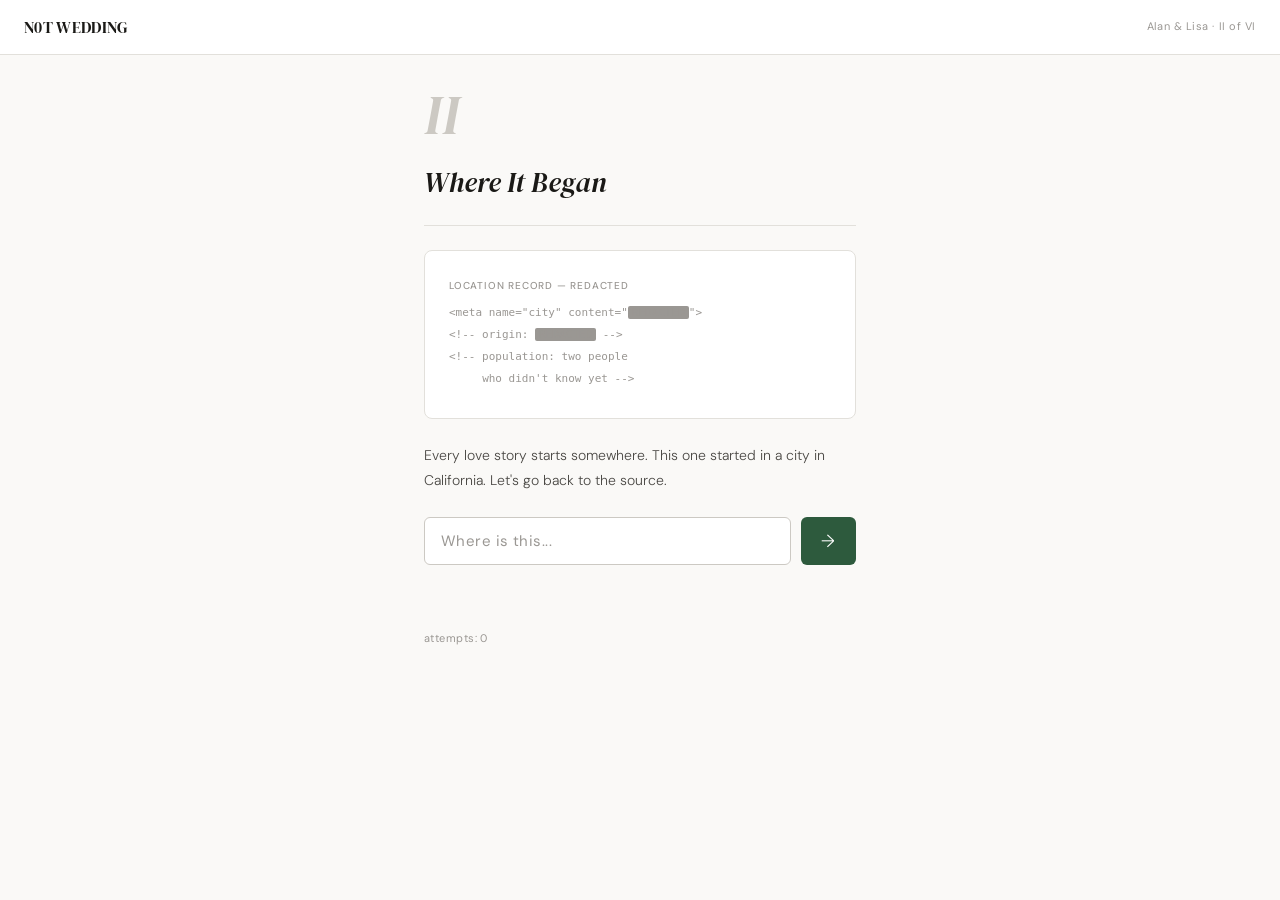
<file: puzzles/level2.html>
<!DOCTYPE html>
<html lang="en">
<head>
<meta charset="UTF-8">
<meta name="viewport" content="width=device-width, initial-scale=1.0, maximum-scale=1.0">
<!-- puzzle two — where it began -->
<!-- origin: davis -->
<title>II · Where It Began</title>
<link href="https://fonts.googleapis.com/css2?family=DM+Serif+Display:ital@0;1&family=DM+Sans:ital,opsz,wght@0,9..40,300;0,9..40,400;0,9..40,500;1,9..40,300&display=swap" rel="stylesheet">
<link rel="stylesheet" href="../assets/shared.css">
<meta name="city" content="davis">
<!-- ~~~~~~~~~~~~~~~~~~~~~~~~~~~~~~~~~~~~~~~~~~~~~~~~~~
     coordinates: 38.5449° N, 121.7405° W
     population: two people who didn't know yet
     origin: davis
     ~~~~~~~~~~~~~~~~~~~~~~~~~~~~~~~~~~~~~~~~~~~~~~~~~~ -->
</head>
<body>
<div class="topbar">
  <span class="logo">N0T WEDDING</span>
  <div class="meta">Alan &amp; Lisa · II of VI</div>
</div>
<main>
  <div class="lvl-num">II</div>
  <div class="lvl-title">Where It Began</div>
  <div class="rule"></div>

  <div class="clue" style="flex-direction:column;align-items:flex-start;gap:6px;">
    <div style="font-family:var(--sans);font-size:10px;font-weight:500;color:var(--ink3);letter-spacing:0.08em;text-transform:uppercase;margin-bottom:4px;">Location record — redacted</div>
    <div style="font-family:'Courier Prime',monospace,monospace;font-size:11px;color:var(--ink3);line-height:2;white-space:pre-wrap;">&lt;meta name="city" content="<span style="background:var(--ink3);color:var(--ink3);border-radius:2px;padding:0 4px;">REDACTED</span>"&gt;
&lt;!-- origin: <span style="background:var(--ink3);color:var(--ink3);border-radius:2px;padding:0 4px;">REDACTED</span> --&gt;
&lt;!-- population: two people
     who didn't know yet --&gt;</div>
  </div>

  <div class="prose">
    Every love story starts somewhere. This one started in a city in California. Let's go back to the source.
  </div>



  <div class="input-row">
    <input class="puz-input" type="text" placeholder="Where is this..." autocomplete="off" autocorrect="off" spellcheck="false" autocapitalize="none">
    <button class="submit">→</button>
  </div>
  <div class="fb"></div>
  <div class="attempts">attempts: 0</div>
</main>
<script src="../assets/shared.js"></script>
<script>
const el = document.getElementById('source-instr');
setupPuzzle({
  answer: 'davis',
  hint: 'Hint: Where did Alan and Lisa meet? (Moo~~~)',
  onSuccess: () => { window.location.href = 'level3.html'; }
});
</script>
</body>
</html>
</file>
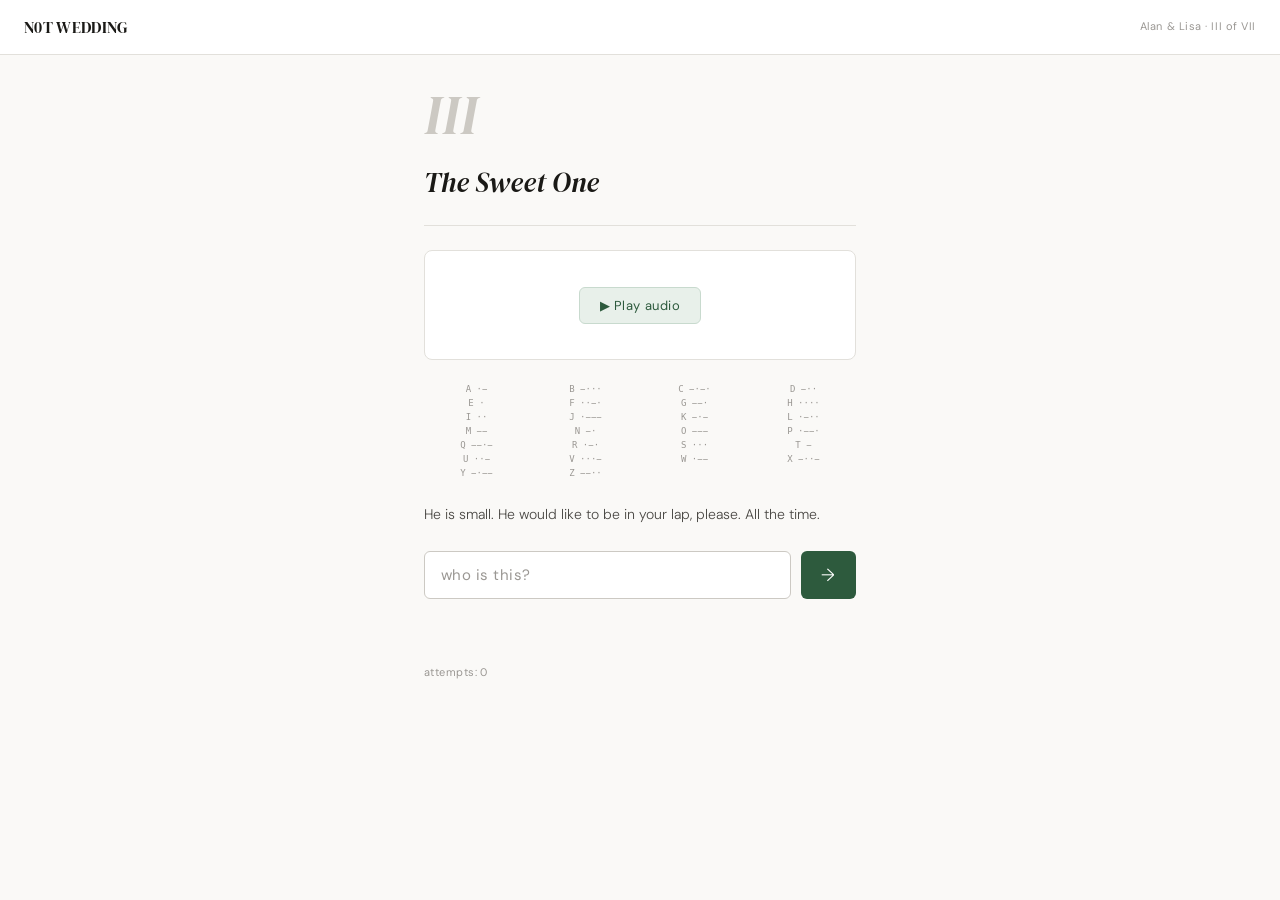
<file: puzzles/level3.html>
<!DOCTYPE html>
<html lang="en">
<head>
<meta charset="UTF-8">
<meta name="viewport" content="width=device-width, initial-scale=1.0, maximum-scale=1.0">
<title>III · The Sweet One</title>
<link href="https://fonts.googleapis.com/css2?family=DM+Serif+Display:ital@0;1&family=DM+Sans:ital,opsz,wght@0,9..40,300;0,9..40,400;0,9..40,500;1,9..40,300&display=swap" rel="stylesheet">
<link rel="stylesheet" href="../assets/shared.css">
<style>
.morse { font-family:'Courier Prime',monospace; font-size:20px; color:var(--ink); letter-spacing:0.2em; text-align:center; line-height:2.4; }
.morse-key { display:grid; grid-template-columns:repeat(4,1fr); gap:4px; font-family:'Courier Prime',monospace; font-size:9px; color:var(--ink3); }
.morse-key span { text-align:center; }
.play-btn {
  font-family:var(--sans); font-size:13px; font-weight:400;
  color:var(--accent); background:var(--accent3);
  border:1px solid var(--accent4); padding:9px 20px;
  border-radius:6px; cursor:pointer; letter-spacing:0.04em;
  -webkit-tap-highlight-color:transparent; transition:background 0.15s;
}
.play-btn:active { background:var(--accent4); }
</style>
</head>
<body>
<div class="topbar">
  <span class="logo">N0T WEDDING</span>
  <div class="meta">Alan &amp; Lisa · III of VII</div>
</div>
<main>
  <div class="lvl-num">III</div>
  <div class="lvl-title">The Sweet One</div>
  <div class="rule"></div>

  <div class="clue" style="flex-direction:column;gap:18px;">
    <button class="play-btn" id="play-btn">▶ Play audio</button>
  </div>

  <div class="morse-key">
    <span>A ·−</span><span>B −···</span><span>C −·−·</span><span>D −··</span>
    <span>E ·</span><span>F ··−·</span><span>G −−·</span><span>H ····</span>
    <span>I ··</span><span>J ·−−−</span><span>K −·−</span><span>L ·−··</span>
    <span>M −−</span><span>N −·</span><span>O −−−</span><span>P ·−−·</span>
    <span>Q −−·−</span><span>R ·−·</span><span>S ···</span><span>T −</span>
    <span>U ··−</span><span>V ···−</span><span>W ·−−</span><span>X −··−</span>
    <span>Y −·−−</span><span>Z −−··</span>
  </div>

  <div class="prose">
    He is small. He would like to be in your lap, please. All the time.
  </div>

  <div class="input-row">
    <input class="puz-input" type="text" placeholder="who is this?" autocomplete="off" autocorrect="off" spellcheck="false" autocapitalize="none">
    <button class="submit">→</button>
  </div>
  <div class="fb"></div>
  <div class="attempts">attempts: 0</div>
</main>

<script src="../assets/shared.js"></script>
<script>
document.getElementById('play-btn').addEventListener('click', () => {
  const ctx = new (window.AudioContext || window.webkitAudioContext)();
  const D=0.09, SH=0.27, IG=0.07, LG=0.24;
  const letters = [[[3,1,3,1]],[[3,3,3]],[[3,1,3,1]],[[3,3,3]]];
  let t = ctx.currentTime + 0.1;
  letters.forEach(u => {
    u[0].forEach(v => {
      const dur = v===1?D:SH;
      const o=ctx.createOscillator(), g=ctx.createGain();
      o.connect(g);g.connect(ctx.destination);
      o.frequency.value=520;o.type='sine';
      g.gain.setValueAtTime(0.25,t);g.gain.setValueAtTime(0,t+dur-0.01);
      o.start(t);o.stop(t+dur);t+=dur+IG;
    });
    t+=LG;
  });
});

setupPuzzle({
  answer: 'coco',
  hint: 'Listening is helpful',
  onSuccess: () => { window.location.href = 'level4.html'; }
});
</script>
</body>
</html>
</file>
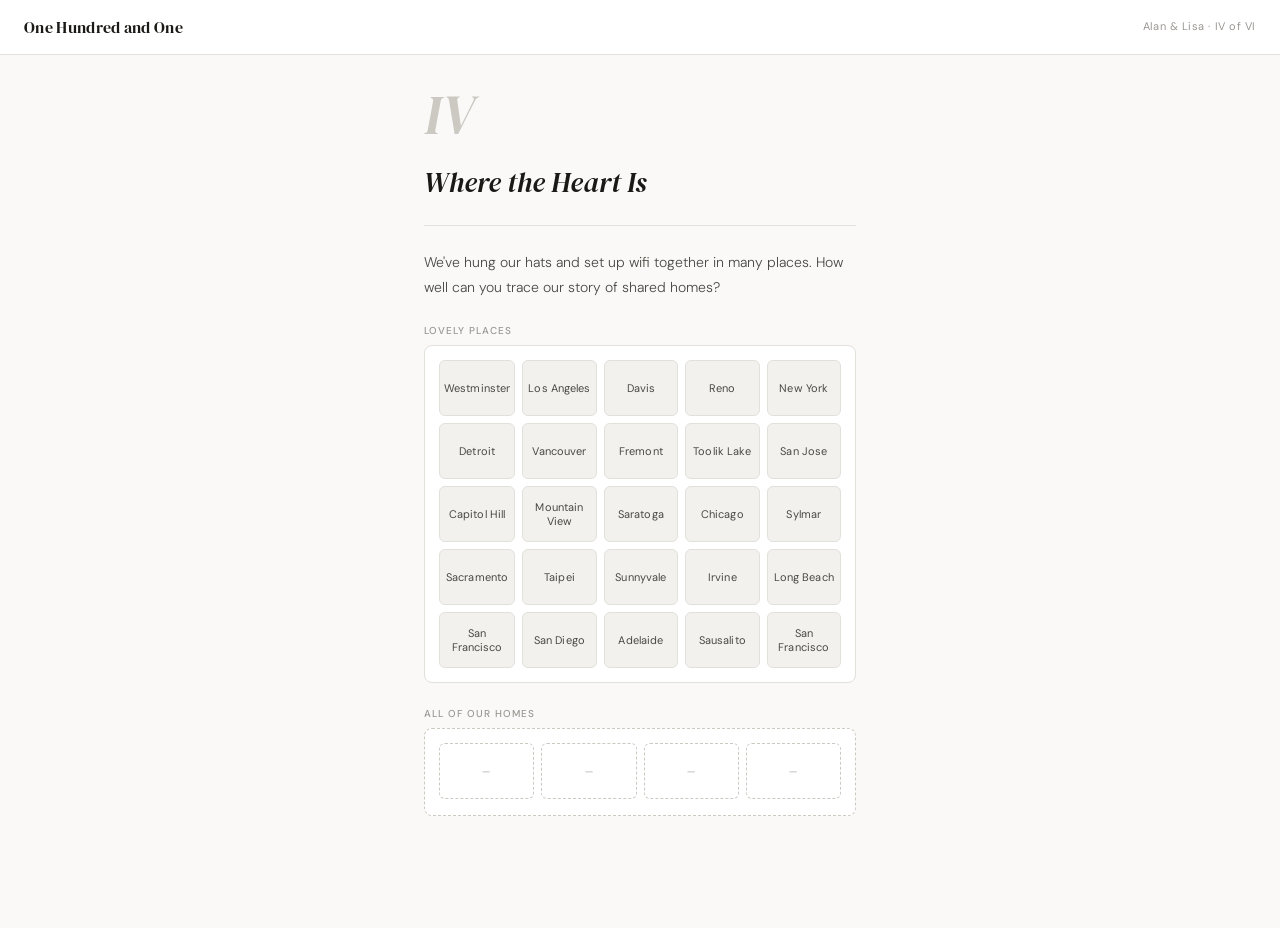
<file: puzzles/level4.html>
<!DOCTYPE html>
<html lang="en">
<head>
<meta charset="UTF-8">
<meta name="viewport" content="width=device-width, initial-scale=1.0, maximum-scale=1.0, user-scalable=no">
<!-- puzzle four — where the heart is -->
<title>IV · Where the Heart Is</title>
<link rel="stylesheet" href="../assets/shared.css">
<style>
  /* ── POOL LABEL — extends .ref-label from shared ── */
  .pool-label {
    font-family: var(--sans);
    font-size: 10px;
    font-weight: 500;
    color: var(--ink3);
    letter-spacing: 0.1em;
    text-transform: uppercase;
    margin-bottom: 8px;
  }

  /* ── TILE GRID ── */
  .tile-pool {
    display: grid;
    grid-template-columns: repeat(5, 1fr);
    gap: 7px;
    background: var(--surface);
    border: 1px solid var(--rule);
    border-radius: 8px;
    padding: 14px;
    min-height: 220px;
  }

  /* ── ANSWER ZONE ── */
  .answer-zone {
    background: var(--surface);
    border: 1.5px dashed var(--rule2);
    border-radius: 8px;
    padding: 14px;
    min-height: 88px;
    transition: border-color 0.15s, background 0.15s;
  }
  .answer-zone.drag-over {
    border-color: var(--accent);
    background: var(--accent3);
  }
  .answer-zone.full {
    border-style: solid;
    border-color: var(--rule2);
  }

  .answer-slots {
    display: grid;
    grid-template-columns: repeat(4, 1fr);
    gap: 7px;
    min-height: 56px;
  }

  .answer-placeholder {
    border: 1px dashed var(--rule2);
    border-radius: 6px;
    min-height: 56px;
    display: flex;
    align-items: center;
    justify-content: center;
    font-family: var(--sans);
    font-size: 10px;
    color: var(--ink3);
    letter-spacing: 0.06em;
  }

  /* ── TILE ── */
  .tile {
    background: var(--bg2);
    border: 1px solid var(--rule);
    border-radius: 6px;
    padding: 8px 4px;
    min-height: 56px;
    display: flex;
    align-items: center;
    justify-content: center;
    text-align: center;
    font-family: var(--sans);
    font-size: 11px;
    font-weight: 400;
    color: var(--ink2);
    line-height: 1.3;
    letter-spacing: 0.01em;
    cursor: grab;
    user-select: none;
    -webkit-user-select: none;
    touch-action: none;
    transition: transform 0.12s, background 0.12s, opacity 0.12s;
    position: relative;
  }
  .tile:active { cursor: grabbing; }
  .tile.dragging { opacity: 0.4; transform: scale(0.96); }

  /* Ghost clone that follows the pointer */
  .tile.ghost {
    position: fixed;
    pointer-events: none;
    z-index: 1000;
    box-shadow: 0 8px 24px rgba(0,0,0,0.10);
    transform: scale(1.05);
    opacity: 0.96;
    cursor: grabbing;
  }

  /* Tile placed in answer zone */
  .tile.in-answer {
    background: var(--accent3);
    border-color: var(--accent4);
    color: var(--ink);
  }
  .tile.in-answer::after {
    content: '×';
    position: absolute;
    top: 3px; right: 5px;
    font-size: 11px;
    color: var(--ink3);
    line-height: 1;
  }

  /* ── SUBMIT SECTION ── */
  .submit-wrap {
    display: none;
    flex-direction: column;
    gap: 10px;
  }
  .submit-wrap.visible { display: flex; }

  .btn-submit {
    width: 100%;
    background: var(--accent);
    color: #fff;
    font-family: var(--sans);
    font-size: 14px;
    font-weight: 400;
    letter-spacing: 0.04em;
    padding: 14px;
    border: none;
    border-radius: 8px;
    cursor: pointer;
    -webkit-tap-highlight-color: transparent;
    transition: background 0.15s;
  }
  .btn-submit:active { background: var(--accent2); }
  .btn-submit:disabled { opacity: 0.5; cursor: default; }
</style>
</head>
<body>

<div class="topbar">
  <span class="logo">One Hundred and One</span>
  <div class="meta">Alan &amp; Lisa · IV of VI</div>
</div>

<main>
  <div class="lvl-num">IV</div>
  <div class="lvl-title">Where the Heart Is</div>
  <div class="rule"></div>

  <div class="prose">
    We've hung our hats and set up wifi together in many places. How well can you trace our story of shared homes?
  </div>

  <div>
    <div class="pool-label">Lovely places</div>
    <div class="tile-pool" id="pool"></div>
  </div>

  <div>
    <div class="pool-label">All of our homes</div>
    <div class="answer-zone" id="answer-zone">
      <div class="answer-slots" id="answer-slots">
        <div class="answer-placeholder">—</div>
        <div class="answer-placeholder">—</div>
        <div class="answer-placeholder">—</div>
        <div class="answer-placeholder">—</div>
      </div>
    </div>
  </div>

  <div class="submit-wrap" id="submit-wrap">
    <button class="btn-submit" id="submit-btn">Check answer</button>
    <div class="fb" id="fb"></div>
    <div class="attempts" id="attempts">attempts: 0</div>
  </div>
</main>

<script>
// ── CONFIG ────────────────────────────────────────────────
const TILE_LABELS = [
  'Davis',         'San Jose',      'San Diego',     'San Francisco', 'San Francisco',
  'Sunnyvale',     'Chicago',       'Westminster',   'Irvine',        'New York',
  'Taipei',        'Vancouver',     'Sylmar',        'Mountain View', 'Capitol Hill',
  'Fremont',       'Sacramento',    'Toolik Lake',   'Saratoga',      'Sausalito',
  'Reno',          'Adelaide',      'Detroit',       'Long Beach',    'Los Angeles',
];

// Two 'San Francisco' tiles must both be selected — duplicates count as separate entries.
const CORRECT_LABELS = ['San Francisco', 'Los Angeles', 'Mountain View', 'San Francisco'];

const HINT_TEXT = 'Sometimes, good things happen again.';
const HINT_THRESHOLD = 5;
const NEXT_PAGE = 'level5.html';

// ── STATE ─────────────────────────────────────────────────
let attempts = 0;
let hintShown = false;
let answerTiles = [];

// ── BUILD TILES ───────────────────────────────────────────
const pool = document.getElementById('pool');
let tileIdCounter = 0;
const shuffled = [...TILE_LABELS].sort(() => Math.random() - 0.5);
shuffled.forEach(label => pool.appendChild(makeTile(label)));

function makeTile(label) {
  const el = document.createElement('div');
  el.className = 'tile';
  el.textContent = label;
  el.dataset.label = label;
  el.dataset.tid = ++tileIdCounter;
  bindTile(el);
  return el;
}

// ── DRAG (pointer events — mouse + touch) ─────────────────
let ghost = null, dragged = null, offsetX = 0, offsetY = 0;

function bindTile(el) {
  el.addEventListener('pointerdown', onPointerDown, { passive: false });
}

function onPointerDown(e) {
  if (e.button !== undefined && e.button !== 0) return;
  e.preventDefault();
  dragged = e.currentTarget;
  dragged.setPointerCapture(e.pointerId);
  dragged.classList.add('dragging');

  const rect = dragged.getBoundingClientRect();
  ghost = dragged.cloneNode(true);
  ghost.className = 'tile ghost';
  ghost.style.width  = rect.width  + 'px';
  ghost.style.height = rect.height + 'px';
  ghost.style.left   = rect.left   + 'px';
  ghost.style.top    = rect.top    + 'px';
  document.body.appendChild(ghost);

  offsetX = e.clientX - rect.left;
  offsetY = e.clientY - rect.top;

  dragged.addEventListener('pointermove',   onPointerMove,  { passive: false });
  dragged.addEventListener('pointerup',     onPointerUp);
  dragged.addEventListener('pointercancel', onPointerUp);
}

function onPointerMove(e) {
  e.preventDefault();
  if (!ghost) return;
  ghost.style.left = (e.clientX - offsetX) + 'px';
  ghost.style.top  = (e.clientY - offsetY) + 'px';
  const r = document.getElementById('answer-zone').getBoundingClientRect();
  document.getElementById('answer-zone').classList.toggle('drag-over',
    e.clientX >= r.left && e.clientX <= r.right &&
    e.clientY >= r.top  && e.clientY <= r.bottom
  );
}

function onPointerUp(e) {
  if (!dragged || !ghost) return;
  dragged.removeEventListener('pointermove',   onPointerMove);
  dragged.removeEventListener('pointerup',     onPointerUp);
  dragged.removeEventListener('pointercancel', onPointerUp);

  ghost.remove(); ghost = null;
  dragged.classList.remove('dragging');

  const az = document.getElementById('answer-zone');
  az.classList.remove('drag-over');
  const r = az.getBoundingClientRect();
  const onZone = e.clientX >= r.left && e.clientX <= r.right &&
                 e.clientY >= r.top  && e.clientY <= r.bottom;
  const fromAnswer = dragged.classList.contains('in-answer');

  if (onZone && !fromAnswer) {
    answerTiles.length >= 4 ? shakeEl(dragged) : moveToAnswer(dragged);
  } else if (!onZone && fromAnswer) {
    moveToPool(dragged);
  }

  dragged = null;
  renderAnswerSlots();
  updateSubmitVisibility();
}

// ── MOVE HELPERS ──────────────────────────────────────────
function moveToAnswer(tile) {
  tile.classList.add('in-answer');
  answerTiles.push(tile);
}

function moveToPool(tile) {
  tile.classList.remove('in-answer');
  answerTiles = answerTiles.filter(t => t !== tile);
  if (tile.parentElement !== pool) pool.appendChild(tile);
}

function renderAnswerSlots() {
  const slots = document.getElementById('answer-slots');
  slots.innerHTML = '';
  answerTiles.forEach(tile => { tile.classList.add('in-answer'); slots.appendChild(tile); });
  for (let i = answerTiles.length; i < 4; i++) {
    const ph = document.createElement('div');
    ph.className = 'answer-placeholder';
    ph.textContent = '—';
    slots.appendChild(ph);
  }
  document.getElementById('answer-zone').classList.toggle('full', answerTiles.length === 4);
}

// ── SUBMIT ────────────────────────────────────────────────
function updateSubmitVisibility() {
  document.getElementById('submit-wrap').classList.toggle('visible', answerTiles.length === 4);
}

document.getElementById('submit-btn').addEventListener('click', () => {
  // Count label occurrences in selection — handles the duplicate San Francisco correctly
  const chosenCounts = {};
  answerTiles.forEach(t => { chosenCounts[t.dataset.label] = (chosenCounts[t.dataset.label] || 0) + 1; });
  const correctCounts = {};
  CORRECT_LABELS.forEach(l => { correctCounts[l] = (correctCounts[l] || 0) + 1; });
  const correct = JSON.stringify(Object.entries(chosenCounts).sort()) ===
                  JSON.stringify(Object.entries(correctCounts).sort());

  const fb = document.getElementById('fb');
  attempts++;
  document.getElementById('attempts').textContent = 'attempts: ' + attempts;

  if (correct) {
    fb.textContent = '✓ correct';
    fb.className = 'fb ok';
    document.getElementById('submit-btn').disabled = true;
    setTimeout(() => { window.location.href = NEXT_PAGE; }, 700);
  } else {
    fb.textContent = 'not quite — try again';
    fb.className = 'fb err';
    shakeEl(document.getElementById('answer-zone'));
    if (attempts >= HINT_THRESHOLD && !hintShown) {
      hintShown = true;
      const h = document.createElement('div');
      h.className = 'fb hint';
      h.textContent = HINT_TEXT;
      fb.insertAdjacentElement('afterend', h);
    }
  }
});

function shakeEl(el) {
  el.classList.remove('shake');
  void el.offsetWidth;
  el.classList.add('shake');
  el.addEventListener('animationend', () => el.classList.remove('shake'), { once: true });
}

// ── INIT ─────────────────────────────────────────────────
renderAnswerSlots();
updateSubmitVisibility();
</script>
</body>
</html>
</file>
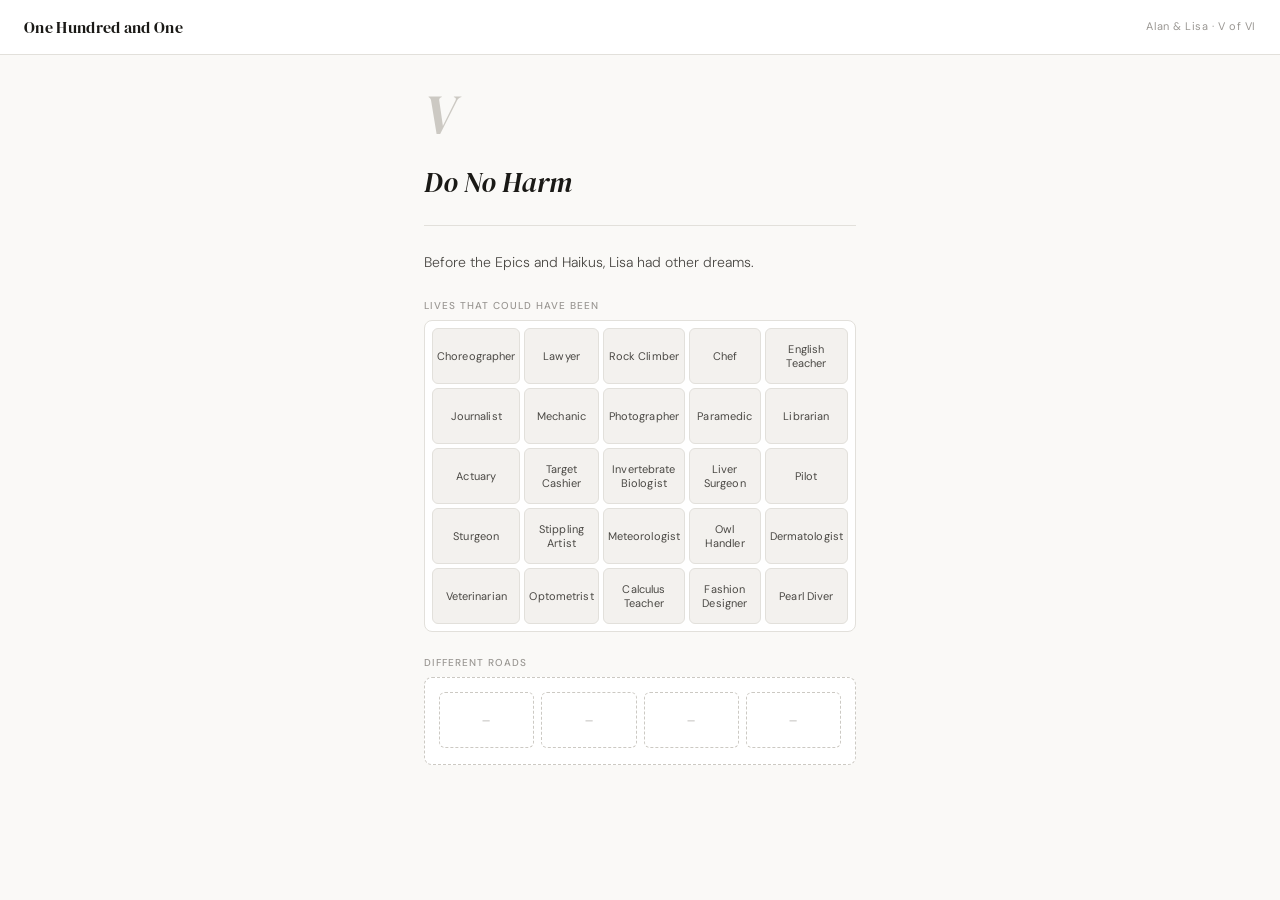
<file: puzzles/level5.html>
<!DOCTYPE html>
<html lang="en">
<head>
<meta charset="UTF-8">
<meta name="viewport" content="width=device-width, initial-scale=1.0, maximum-scale=1.0, user-scalable=no">
<!-- puzzle four — where the heart is -->
<title>V · Do No Harm</title>
<link rel="stylesheet" href="../assets/shared.css">
<style>
  /* ── POOL LABEL — extends .ref-label from shared ── */
  .pool-label {
    font-family: var(--sans);
    font-size: 10px;
    font-weight: 500;
    color: var(--ink3);
    letter-spacing: 0.1em;
    text-transform: uppercase;
    margin-bottom: 8px;
  }

  /* ── TILE GRID ── */
  .tile-pool {
    display: grid;
    grid-template-columns: repeat(5, 1fr);
    gap: 4px;
    background: var(--surface);
    border: 1px solid var(--rule);
    border-radius: 8px;
    padding: 7px;
  }

  /* ── ANSWER ZONE ── */
  .answer-zone {
    background: var(--surface);
    border: 1.5px dashed var(--rule2);
    border-radius: 8px;
    padding: 14px;
    min-height: 88px;
    transition: border-color 0.15s, background 0.15s;
  }
  .answer-zone.drag-over {
    border-color: var(--accent);
    background: var(--accent3);
  }
  .answer-zone.full {
    border-style: solid;
    border-color: var(--rule2);
  }

  .answer-slots {
    display: grid;
    grid-template-columns: repeat(4, 1fr);
    gap: 7px;
    min-height: 56px;
  }

  .answer-placeholder {
    border: 1px dashed var(--rule2);
    border-radius: 6px;
    min-height: 56px;
    display: flex;
    align-items: center;
    justify-content: center;
    font-family: var(--sans);
    font-size: 10px;
    color: var(--ink3);
    letter-spacing: 0.06em;
  }

  /* ── TILE ── */
  .tile {
    background: var(--bg2);
    border: 1px solid var(--rule);
    border-radius: 6px;
    padding: 8px 4px;
    min-height: 56px;
    display: flex;
    align-items: center;
    justify-content: center;
    text-align: center;
    font-family: var(--sans);
    font-size: 11px;
    font-weight: 400;
    color: var(--ink2);
    line-height: 1.3;
    letter-spacing: 0.01em;
    cursor: grab;
    user-select: none;
    -webkit-user-select: none;
    touch-action: none;
    transition: transform 0.12s, background 0.12s, opacity 0.12s;
    position: relative;
  }
  .tile:active { cursor: grabbing; }
  .tile.dragging { opacity: 0.4; transform: scale(0.96); }

  /* Ghost clone that follows the pointer */
  .tile.ghost {
    position: fixed;
    pointer-events: none;
    z-index: 1000;
    box-shadow: 0 8px 24px rgba(0,0,0,0.10);
    transform: scale(1.05);
    opacity: 0.96;
    cursor: grabbing;
  }

  /* Tile placed in answer zone */
  .tile.in-answer {
    background: var(--accent3);
    border-color: var(--accent4);
    color: var(--ink);
  }
  .tile.in-answer::after {
    content: '×';
    position: absolute;
    top: 3px; right: 5px;
    font-size: 11px;
    color: var(--ink3);
    line-height: 1;
  }

  /* ── SUBMIT SECTION ── */
  .submit-wrap {
    display: none;
    flex-direction: column;
    gap: 10px;
  }
  .submit-wrap.visible { display: flex; }

  .btn-submit {
    width: 100%;
    background: var(--accent);
    color: #fff;
    font-family: var(--sans);
    font-size: 14px;
    font-weight: 400;
    letter-spacing: 0.04em;
    padding: 14px;
    border: none;
    border-radius: 8px;
    cursor: pointer;
    -webkit-tap-highlight-color: transparent;
    transition: background 0.15s;
  }
  .btn-submit:active { background: var(--accent2); }
  .btn-submit:disabled { opacity: 0.5; cursor: default; }
</style>
</head>
<body>

<div class="topbar">
  <span class="logo">One Hundred and One</span>
  <div class="meta">Alan &amp; Lisa · V of VI</div>
</div>

<main>
  <div class="lvl-num">V</div>
  <div class="lvl-title">Do No Harm</div>
  <div class="rule"></div>

  <div class="prose">
    Before the Epics and Haikus, Lisa had other dreams.
  </div>

  <div>
    <div class="pool-label">Lives that could have been</div>
    <div class="tile-pool" id="pool"></div>
  </div>

  <div>
    <div class="pool-label">Different roads</div>
    <div class="answer-zone" id="answer-zone">
      <div class="answer-slots" id="answer-slots">
        <div class="answer-placeholder">—</div>
        <div class="answer-placeholder">—</div>
        <div class="answer-placeholder">—</div>
        <div class="answer-placeholder">—</div>
      </div>
    </div>
  </div>

  <div class="submit-wrap" id="submit-wrap">
    <button class="btn-submit" id="submit-btn">Check answer</button>
    <div class="fb" id="fb"></div>
    <div class="attempts" id="attempts">attempts: 0</div>
  </div>
</main>

<script>
// ── CONFIG ────────────────────────────────────────────────
const TILE_LABELS = [
  'Veterinarian',  'Dermatologist', 'English Teacher','Journalist', 'Actuary',
  'Paramedic',     'Optometrist',       'Meteorologist',   'Chef',        'Invertebrate Biologist',
  'Fashion Designer',        'Photographer',     'Calculus Teacher',        'Target Cashier', 'Lawyer',
  'Librarian',       'Owl Handler',    'Stippling Artist',   'Rock Climber',      'Liver Surgeon',
  'Pilot',          'Sturgeon',      'Choreographer',       'Mechanic',    'Pearl Diver',
];

// Two 'San Francisco' tiles must both be selected — duplicates count as separate entries.
const CORRECT_LABELS = ['Veterinarian', 'Calculus Teacher', 'Target Cashier', 'Librarian'];

const HINT_TEXT = "Hint: What other jobs could Lisa have wanted? With her head in the books, Lisa's always been an animal lover, had a good head for numbers and loved the self checkout line";
const HINT_THRESHOLD = 5;
const NEXT_PAGE = 'level6.html';

// ── STATE ─────────────────────────────────────────────────
let attempts = 0;
let hintShown = false;
let answerTiles = [];

// ── BUILD TILES ───────────────────────────────────────────
const pool = document.getElementById('pool');
let tileIdCounter = 0;
const shuffled = [...TILE_LABELS].sort(() => Math.random() - 0.5);
shuffled.forEach(label => pool.appendChild(makeTile(label)));

function makeTile(label) {
  const el = document.createElement('div');
  el.className = 'tile';
  el.textContent = label;
  el.dataset.label = label;
  el.dataset.tid = ++tileIdCounter;
  bindTile(el);
  return el;
}

// ── DRAG (pointer events — mouse + touch) ─────────────────
let ghost = null, dragged = null, offsetX = 0, offsetY = 0;

function bindTile(el) {
  el.addEventListener('pointerdown', onPointerDown, { passive: false });
}

function onPointerDown(e) {
  if (e.button !== undefined && e.button !== 0) return;
  e.preventDefault();
  dragged = e.currentTarget;
  dragged.setPointerCapture(e.pointerId);
  dragged.classList.add('dragging');

  const rect = dragged.getBoundingClientRect();
  ghost = dragged.cloneNode(true);
  ghost.className = 'tile ghost';
  ghost.style.width  = rect.width  + 'px';
  ghost.style.height = rect.height + 'px';
  ghost.style.left   = rect.left   + 'px';
  ghost.style.top    = rect.top    + 'px';
  document.body.appendChild(ghost);

  offsetX = e.clientX - rect.left;
  offsetY = e.clientY - rect.top;

  dragged.addEventListener('pointermove',   onPointerMove,  { passive: false });
  dragged.addEventListener('pointerup',     onPointerUp);
  dragged.addEventListener('pointercancel', onPointerUp);
}

function onPointerMove(e) {
  e.preventDefault();
  if (!ghost) return;
  ghost.style.left = (e.clientX - offsetX) + 'px';
  ghost.style.top  = (e.clientY - offsetY) + 'px';
  const r = document.getElementById('answer-zone').getBoundingClientRect();
  document.getElementById('answer-zone').classList.toggle('drag-over',
    e.clientX >= r.left && e.clientX <= r.right &&
    e.clientY >= r.top  && e.clientY <= r.bottom
  );
}

function onPointerUp(e) {
  if (!dragged || !ghost) return;
  dragged.removeEventListener('pointermove',   onPointerMove);
  dragged.removeEventListener('pointerup',     onPointerUp);
  dragged.removeEventListener('pointercancel', onPointerUp);

  ghost.remove(); ghost = null;
  dragged.classList.remove('dragging');

  const az = document.getElementById('answer-zone');
  az.classList.remove('drag-over');
  const r = az.getBoundingClientRect();
  const onZone = e.clientX >= r.left && e.clientX <= r.right &&
                 e.clientY >= r.top  && e.clientY <= r.bottom;
  const fromAnswer = dragged.classList.contains('in-answer');

  if (onZone && !fromAnswer) {
    answerTiles.length >= 4 ? shakeEl(dragged) : moveToAnswer(dragged);
  } else if (!onZone && fromAnswer) {
    moveToPool(dragged);
  }

  dragged = null;
  renderAnswerSlots();
  updateSubmitVisibility();
}

// ── MOVE HELPERS ──────────────────────────────────────────
function moveToAnswer(tile) {
  tile.classList.add('in-answer');
  answerTiles.push(tile);
}

function moveToPool(tile) {
  tile.classList.remove('in-answer');
  answerTiles = answerTiles.filter(t => t !== tile);
  if (tile.parentElement !== pool) pool.appendChild(tile);
}

function renderAnswerSlots() {
  const slots = document.getElementById('answer-slots');
  slots.innerHTML = '';
  answerTiles.forEach(tile => { tile.classList.add('in-answer'); slots.appendChild(tile); });
  for (let i = answerTiles.length; i < 4; i++) {
    const ph = document.createElement('div');
    ph.className = 'answer-placeholder';
    ph.textContent = '—';
    slots.appendChild(ph);
  }
  document.getElementById('answer-zone').classList.toggle('full', answerTiles.length === 4);
}

// ── SUBMIT ────────────────────────────────────────────────
function updateSubmitVisibility() {
  document.getElementById('submit-wrap').classList.toggle('visible', answerTiles.length === 4);
}

document.getElementById('submit-btn').addEventListener('click', () => {
  // Count label occurrences in selection — handles the duplicate San Francisco correctly
  const chosenCounts = {};
  answerTiles.forEach(t => { chosenCounts[t.dataset.label] = (chosenCounts[t.dataset.label] || 0) + 1; });
  const correctCounts = {};
  CORRECT_LABELS.forEach(l => { correctCounts[l] = (correctCounts[l] || 0) + 1; });
  const correct = JSON.stringify(Object.entries(chosenCounts).sort()) ===
                  JSON.stringify(Object.entries(correctCounts).sort());

  const fb = document.getElementById('fb');
  attempts++;
  document.getElementById('attempts').textContent = 'attempts: ' + attempts;

  if (correct) {
    fb.textContent = '✓ correct';
    fb.className = 'fb ok';
    document.getElementById('submit-btn').disabled = true;
    setTimeout(() => { window.location.href = NEXT_PAGE; }, 700);
  } else {
    fb.textContent = 'not quite — try again';
    fb.className = 'fb err';
    shakeEl(document.getElementById('answer-zone'));
    if (attempts >= HINT_THRESHOLD && !hintShown) {
      hintShown = true;
      const h = document.createElement('div');
      h.className = 'fb hint';
      h.textContent = HINT_TEXT;
      fb.insertAdjacentElement('afterend', h);
    }
  }
});

function shakeEl(el) {
  el.classList.remove('shake');
  void el.offsetWidth;
  el.classList.add('shake');
  el.addEventListener('animationend', () => el.classList.remove('shake'), { once: true });
}

// ── INIT ─────────────────────────────────────────────────
renderAnswerSlots();
updateSubmitVisibility();
</script>
</body>
</html>
</file>
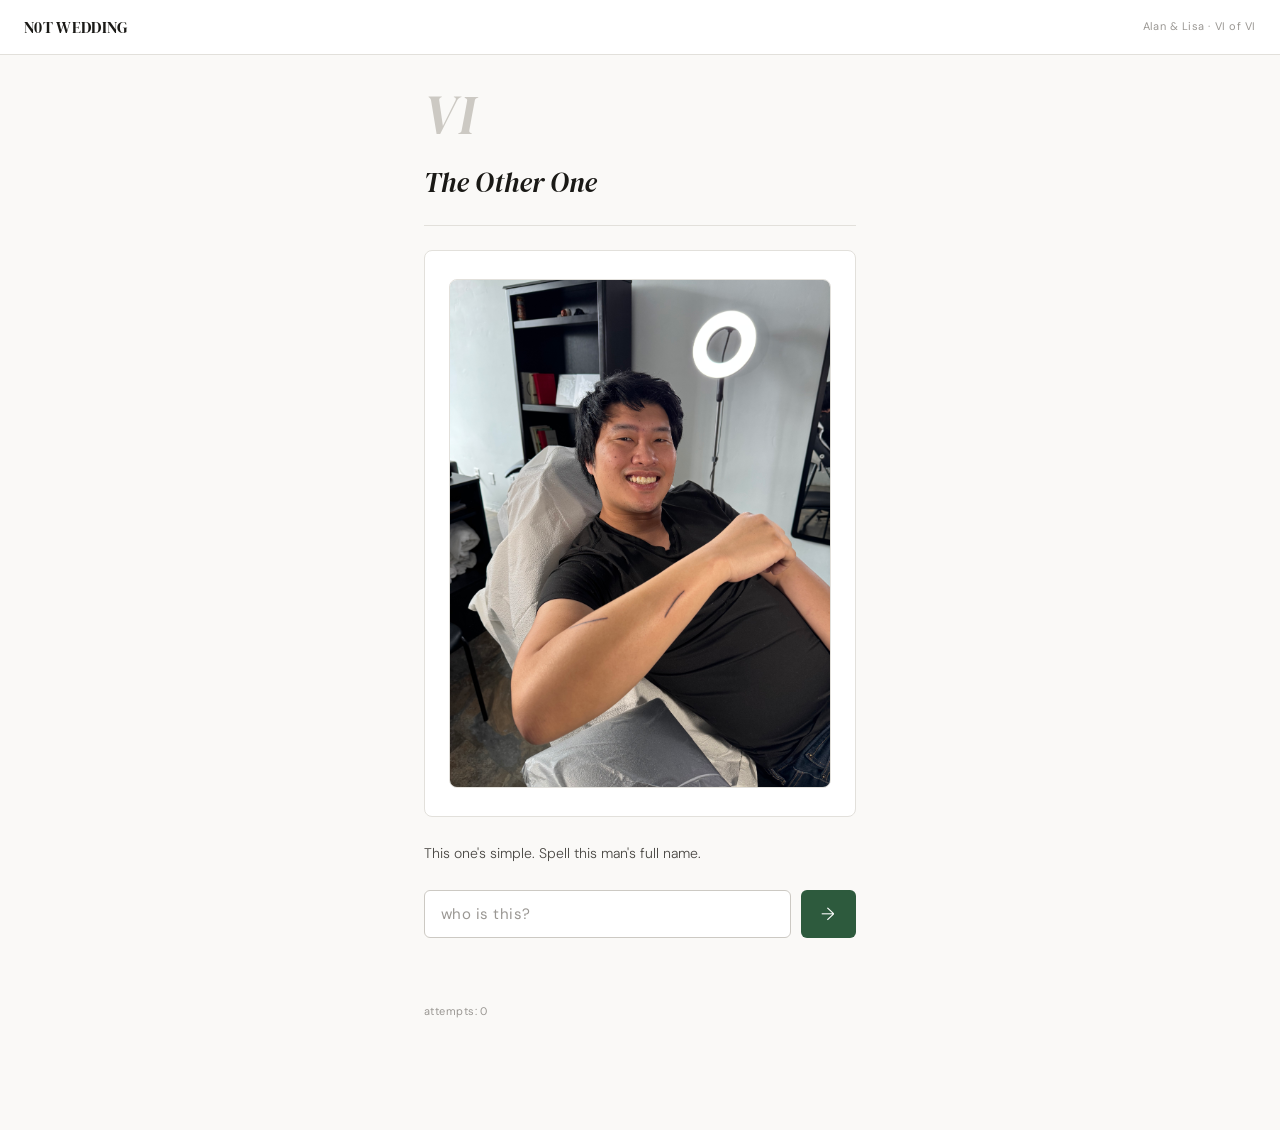
<file: puzzles/level6.html>
<!DOCTYPE html>
<html lang="en">
<head>
<meta charset="UTF-8">
<meta name="viewport" content="width=device-width, initial-scale=1.0, maximum-scale=1.0">
<!-- puzzle one — the stubborn one -->
<title>VI · The Other One</title>
<link href="https://fonts.googleapis.com/css2?family=DM+Serif+Display:ital@0;1&family=DM+Sans:ital,opsz,wght@0,9..40,300;0,9..40,400;0,9..40,500;1,9..40,300&display=swap" rel="stylesheet">
<link rel="stylesheet" href="../assets/shared.css">
<style>.puzzle-img {
  width: 100%;
  border-radius: 8px;
  border: 1px solid var(--rule);
  display: block;
}</style>
</head>
<body>
<div class="topbar">
  <span class="logo">N0T WEDDING</span>
  <div class="meta">Alan &amp; Lisa · VI of VI</div>
</div>
<main>
  <div class="lvl-num">VI</div>
  <div class="lvl-title">The Other One
  </div>
  <div class="rule"></div>

  <div class="clue">
     <img class="puzzle-img" src="../assets/picture.jpeg" alt="Who's this guy?">
  </div>

  <div class="prose">
    This one's simple. Spell this man's full name.
  </div>

  <div class="input-row">
    <input class="puz-input" type="text" placeholder="who is this?" autocomplete="off" autocorrect="off" spellcheck="false" autocapitalize="none">
    <button class="submit">→</button>
  </div>
  <div class="fb"></div>
  <div class="attempts">attempts: 0</div>
</main>
<script src="../assets/shared.js"></script>
<script>
setupPuzzle({
  answer: 'alan yuvi lin',
  hint: "It's simple enough. Or is it?",
  onSuccess: () => { window.location.href = 'done.html'; }
});
</script>
</body>
</html>
</file>
<file: assets/shared.css>
/* shared.css — One Hundred and One · Alan & Lisa */
@import url('https://fonts.googleapis.com/css2?family=DM+Serif+Display:ital@0;1&family=DM+Sans:ital,opsz,wght@0,9..40,300;0,9..40,400;0,9..40,500;1,9..40,300&display=swap');

:root {
  --bg:       #faf9f7;
  --bg2:      #f3f1ee;
  --bg3:      #eceae6;
  --surface:  #ffffff;
  --ink:      #1a1916;
  --ink2:     #4a4844;
  --ink3:     #9a9793;
  --rule:     #e2e0db;
  --rule2:    #ccc9c3;
  --accent:   #2d5a3d;
  --accent2:  #1e3d2a;
  --accent3:  #e8f0ea;
  --accent4:  #c8dace;
  --err:      #c0392b;
  --err2:     #fdf0ef;
  --serif:    'DM Serif Display', serif;
  --sans:     'DM Sans', serif;
}

* { margin: 0; padding: 0; box-sizing: border-box; }

body {
  background: var(--bg);
  color: var(--ink);
  font-family: var(--sans);
  font-weight: 300;
  min-height: 100vh;
  padding: 0 0 80px;
  overflow-x: hidden;
  -webkit-font-smoothing: antialiased;
}

/* TOPBAR */
.topbar {
  display: flex;
  justify-content: space-between;
  align-items: center;
  padding: 16px 24px;
  border-bottom: 1px solid var(--rule);
  background: var(--surface);
  position: sticky; top: 0; z-index: 100;
}
.topbar .logo {
  font-family: var(--serif);
  font-size: 16px;
  color: var(--ink);
  letter-spacing: 0.02em;
}
.topbar .meta {
  font-family: var(--sans);
  font-size: 11px;
  font-weight: 400;
  color: var(--ink3);
  letter-spacing: 0.05em;
  text-align: right;
  line-height: 1.6;
}

/* MAIN */
main {
  padding: 32px 24px;
  display: flex;
  flex-direction: column;
  gap: 24px;
  max-width: 480px;
  margin: 0 auto;
}

/* PUZZLE HEADER */
.lvl-num {
  font-family: var(--serif);
  font-size: 56px;
  color: var(--rule2);
  line-height: 1;
  user-select: none;
  font-style: italic;
}
.lvl-title {
  font-family: var(--serif);
  font-size: 28px;
  color: var(--ink);
  margin-top: -4px;
  font-style: italic;
}

/* DIVIDER */
.rule {
  height: 1px;
  background: var(--rule);
}

/* CLUE BOX */
.clue {
  background: var(--surface);
  border: 1px solid var(--rule);
  border-radius: 8px;
  padding: 28px 24px;
  min-height: 110px;
  display: flex;
  align-items: center;
  justify-content: center;
  flex-direction: column;
  gap: 14px;
}

/* PROSE */
.prose {
  font-family: var(--sans);
  font-size: 14px;
  font-weight: 300;
  color: var(--ink2);
  line-height: 1.8;
}

/* REFERENCE BOX */
.ref-box {
  background: var(--bg2);
  border: 1px solid var(--rule);
  border-radius: 6px;
  padding: 16px 18px;
}
.ref-label {
  font-family: var(--sans);
  font-size: 10px;
  font-weight: 500;
  color: var(--ink3);
  letter-spacing: 0.1em;
  text-transform: uppercase;
  margin-bottom: 10px;
}

/* INPUT */
.input-row { display: flex; gap: 10px; }
.puz-input {
  flex: 1;
  background: var(--surface);
  border: 1px solid var(--rule2);
  border-radius: 6px;
  color: var(--ink);
  font-family: var(--sans);
  font-size: 15px;
  font-weight: 400;
  padding: 13px 16px;
  outline: none;
  letter-spacing: 0.03em;
  -webkit-appearance: none;
  transition: border-color 0.15s;
}
.puz-input:focus { border-color: var(--accent); }
.puz-input::placeholder { color: var(--ink3); }

.submit {
  background: var(--accent);
  border: none;
  border-radius: 6px;
  color: #fff;
  font-family: var(--sans);
  font-size: 18px;
  font-weight: 300;
  padding: 0 20px;
  cursor: pointer;
  -webkit-tap-highlight-color: transparent;
  transition: background 0.15s;
  letter-spacing: 0.05em;
}
.submit:active { background: var(--accent2); }

/* FEEDBACK */
.fb {
  font-family: var(--sans);
  font-size: 12px;
  font-weight: 400;
  min-height: 18px;
  letter-spacing: 0.02em;
}
.fb.err  { color: var(--err); }
.fb.ok   { color: var(--accent); }
.fb.hint { color: var(--ink2); font-style: italic; }

/* ATTEMPTS */
.attempts {
  font-family: var(--sans);
  font-size: 11px;
  font-weight: 400;
  color: var(--ink3);
  letter-spacing: 0.04em;
}

/* BROWSER WARNING */
.browser-warning {
  display: flex; align-items: flex-start; gap: 10px;
  padding: 12px 16px;
  font-family: var(--sans); font-size: 11px;
  line-height: 1.7; position: relative;
}
.browser-warning.blocking {
  background: #fef9ec;
  border-bottom: 1px solid #e8d99a;
  color: #7a6010;
}
.browser-warning.soft {
  background: var(--bg2);
  border-bottom: 1px solid var(--rule);
  color: var(--ink3);
}
.bw-icon { font-size: 14px; flex-shrink: 0; margin-top: 1px; }
.bw-msg  { flex: 1; }
.bw-dismiss {
  background: none; border: none; color: inherit; cursor: pointer;
  font-size: 14px; padding: 0 2px; flex-shrink: 0; opacity: 0.5;
  -webkit-tap-highlight-color: transparent;
}

/* UTILS */
@keyframes shake {
  0%,100% { transform: translateX(0); }
  20% { transform: translateX(-5px); }
  40% { transform: translateX(5px); }
  60% { transform: translateX(-3px); }
  80% { transform: translateX(3px); }
}
.shake { animation: shake 0.32s; }
@keyframes fadein {
  from { opacity: 0; transform: translateY(6px); }
  to   { opacity: 1; transform: none; }
}
.fadein { animation: fadein 0.5s ease forwards; }

/* SUCCESS CHIP */
.chip-ok {
  display: inline-flex; align-items: center; gap: 6px;
  background: var(--accent3); color: var(--accent2);
  font-family: var(--sans); font-size: 11px; font-weight: 500;
  padding: 5px 12px; border-radius: 99px;
  letter-spacing: 0.04em;
}
</file>
